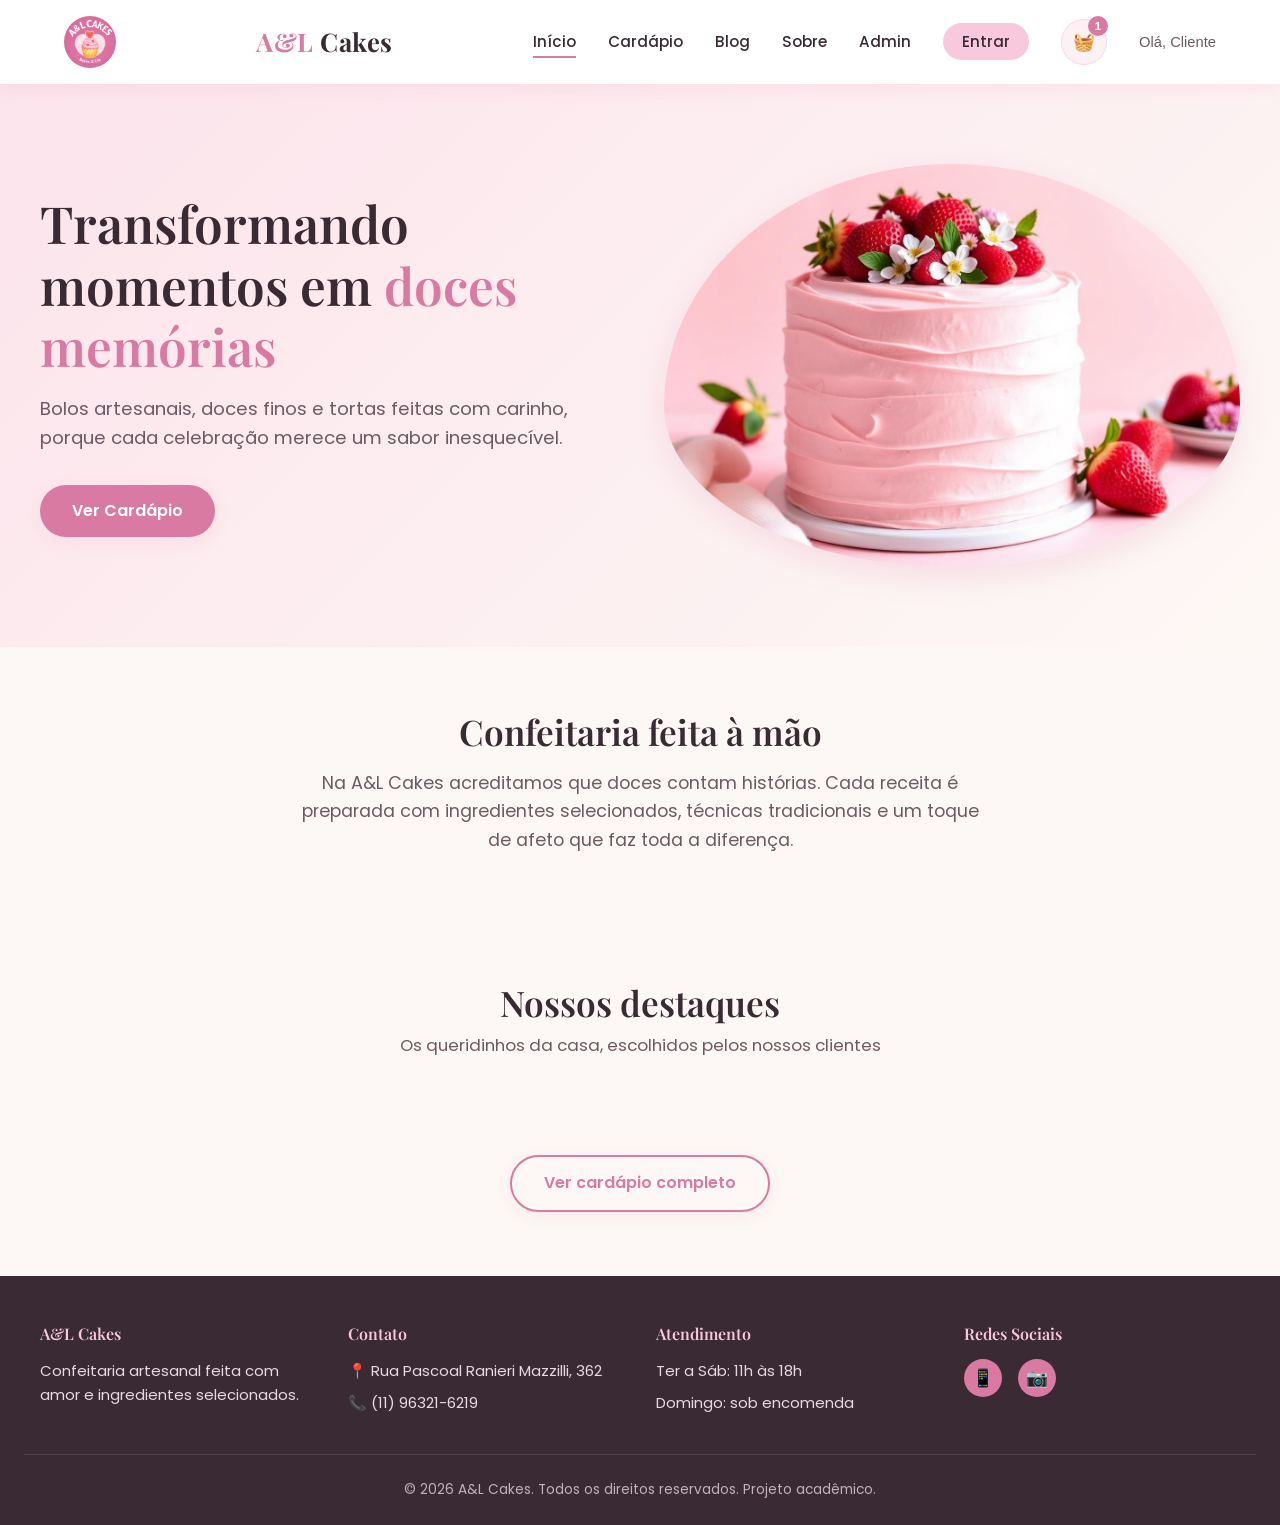
<file: al-cakes/index.html>
<!DOCTYPE html>
<!--
  A&L Cakes - Página Inicial (Home)
  Apresenta a loja, hero, destaques de produtos e chamada para o cardápio.
-->
<html lang="pt-BR">
<head>
  <meta charset="UTF-8" />
  <meta name="viewport" content="width=device-width, initial-scale=1.0" />
  <title>A&L Cakes - Bolos e Doces Artesanais</title>
  <meta name="description" content="A&L Cakes: bolos artesanais, doces finos e confeitaria sob encomenda. Transformando momentos em doces memórias." />
  <link rel="preconnect" href="https://fonts.googleapis.com">
  <link rel="preconnect" href="https://fonts.gstatic.com" crossorigin>
  <link href="https://fonts.googleapis.com/css2?family=Playfair+Display:wght@500;600;700&family=Poppins:wght@300;400;500;600;700&display=swap" rel="stylesheet">
  <link rel="stylesheet" href="css/style.css" />
</head>
<body>

  <!-- ===== NAVBAR ===== -->
    <header class="navbar">
      <div class="nav-container">

        <img src="images/teste.png" alt=""
          style="width: 4.5%; border-radius: 50%;">

        <a href="index.html" class="logo">
          A&L<span> Cakes</span>
        </a>

        <button class="hamburguer" aria-label="Abrir menu">
          <span></span>
          <span></span>
          <span></span>
        </button>

        <nav>

          <ul class="nav-menu">

            <li><a href="index.html">Início</a></li>

            <li>
              <a href="pages/cardapio.html">
                Cardápio
              </a>
            </li>

            <li>
              <a href="pages/blog.html">
                Blog
              </a>
            </li>

            <li>
              <a href="pages/sobre.html">
                Sobre
              </a>
            </li>

            <li>
              <a href="pages/cadastroBolos.html">
                Admin
              </a>
            </li>

            <li>
              <a href="pages/login.html" class="btn-login">
                Entrar
              </a>
            </li>


            <!-- CARRINHO -->
            <li>

              <button class="btn-carrinho"
                id="abrir-carrinho">

                🧺

                <span class="contador-carrinho">
                  1
                </span>

              </button>

            </li>

            <!-- USUÁRIO -->
            <li class="usuario-navbar">

              <button class="usuario-btn"
                id="usuario-btn">

                Olá, Cliente

              </button>

              <!-- DROPDOWN -->
              <div class="dropdown-usuario"
                id="dropdown-usuario">

                <a href="pages/meusdados.html">
                  Meus Dados
                </a>

                <a href="pages/pedidos.html">
                  Meus Pedidos
                </a>

                <a href="#">
                  Sair
                </a>

              </div>

            </li>

          </ul>

        </nav>

      </div>
    </header>

  <!-- ===== HERO ===== -->
  <section class="hero">
    <div class="hero-grid">
      <div class="hero-texto">
        <h1>Transformando momentos em <span>doces memórias</span></h1>
        <p>Bolos artesanais, doces finos e tortas feitas com carinho, porque cada celebração merece um sabor inesquecível.</p>
        <a href="pages/cardapio.html" class="btn">Ver Cardápio</a>
      </div>
      <div class="hero-imagem">
        <img src="images/hero-bolo.jpg" alt="Bolo de morango com chantilly" />
      </div>
    </div>
  </section>

  <!-- ===== APRESENTAÇÃO ===== -->
  <section class="container apresentacao" data-animar>
    <h2 class="titulo-secao">Confeitaria feita à mão</h2>
    <p>Na A&L Cakes acreditamos que doces contam histórias. Cada receita é preparada com ingredientes selecionados, técnicas tradicionais e um toque de afeto que faz toda a diferença.</p>
  </section>

  <!-- ===== DESTAQUES DE PRODUTOS ===== -->
  <section class="container">
    <h2 class="titulo-secao">Nossos destaques</h2>
    <p class="subtitulo-secao">Os queridinhos da casa, escolhidos pelos nossos clientes</p>
    <div class="produtos-grid grid-home" id="grid-destaques">
      <!-- Cards renderizados via JS (produtos.js) -->
    </div>
    <div style="text-align:center; margin-top:3rem;">
      <a href="pages/cardapio.html" class="btn btn-secundario">Ver cardápio completo</a>
    </div>
  </section>

  <!-- ===== RODAPÉ ===== -->
  <footer class="rodape">
    <div class="rodape-grid">
      <div>
        <h4>A&L Cakes</h4>
        <p>Confeitaria artesanal feita com amor e ingredientes selecionados.</p>
      </div>
      <div>
        <h4>Contato</h4>
        <p>📍 Rua Pascoal Ranieri Mazzilli, 362</p>
        <p>📞 (11) 96321-6219</p>
      </div>
      <div>
        <h4>Atendimento</h4>
        <p>Ter a Sáb: 11h às 18h</p>
        <p>Domingo: sob encomenda</p>
      </div>
      <div>
        <h4>Redes Sociais</h4>
        <div class="redes">
          <a href="https://api.whatsapp.com/message/LTZW3MOYNS5GJ1?autoload=1&app_absent=0&utm_source=ig" target="_blank" aria-label="WhatsApp">📱</a>
          <a href="https://www.instagram.com/a.l_cakescia/" aria-label="Instagram">📷</a>

        </div>
      </div>
    </div>
    <div class="copyright">
      © 2026 A&L Cakes. Todos os direitos reservados. Projeto acadêmico.
    </div>
  </footer>

      <!-- MODAL CARRINHO -->
    <div class="overlay-carrinho" id="overlay-carrinho">

      <div class="modal-carrinho">

        <div class="topo-carrinho">

          <h2>Seu Carrinho</h2>

          <button class="fechar-carrinho"
            id="fechar-carrinho">

            &times;

          </button>

        </div>

        <div class="carrinho-itens">

          <div class="item-carrinho">

            <img src="images/BoloRedVelvet.jpg"
              alt="Produto">

            <div class="info-item">

              <h3>Bolo Red Velvet</h3>

              <p>R$ 89,90</p>

            </div>

            <button class="remover-item">

              Remover

            </button>

          </div>

        </div>

        <div class="rodape-carrinho">

          <div class="total-carrinho">

            Total:
            <span>R$ 89,90</span>

          </div>

          <button class="btn-finalizar">

            Finalizar Compra

          </button>

        </div>

      </div>

    </div>

    <script src="https://code.jquery.com/jquery-3.7.1.min.js"></script>

    <script src="js/controller.js"></script>

    <script src="js/produtos.js"></script>

    <script src="js/script.js"></script>

    <script>

    /* =========================================================
      MODAL CARRINHO
    ========================================================= */

    const abrirCarrinho =
      document.getElementById("abrir-carrinho");

    const fecharCarrinho =
      document.getElementById("fechar-carrinho");

    const overlayCarrinho =
      document.getElementById("overlay-carrinho");

    /* Abrir modal */
    abrirCarrinho.addEventListener("click", () => {

      overlayCarrinho.classList.add("ativo");

    });

    /* Fechar modal */
    fecharCarrinho.addEventListener("click", () => {

      overlayCarrinho.classList.remove("ativo");

    });

    /* Fechar clicando fora */
    overlayCarrinho.addEventListener("click", (e) => {

      if (e.target === overlayCarrinho) {

        overlayCarrinho.classList.remove("ativo");

      }

    });

    </script>

    </body>
    </html>
</file>
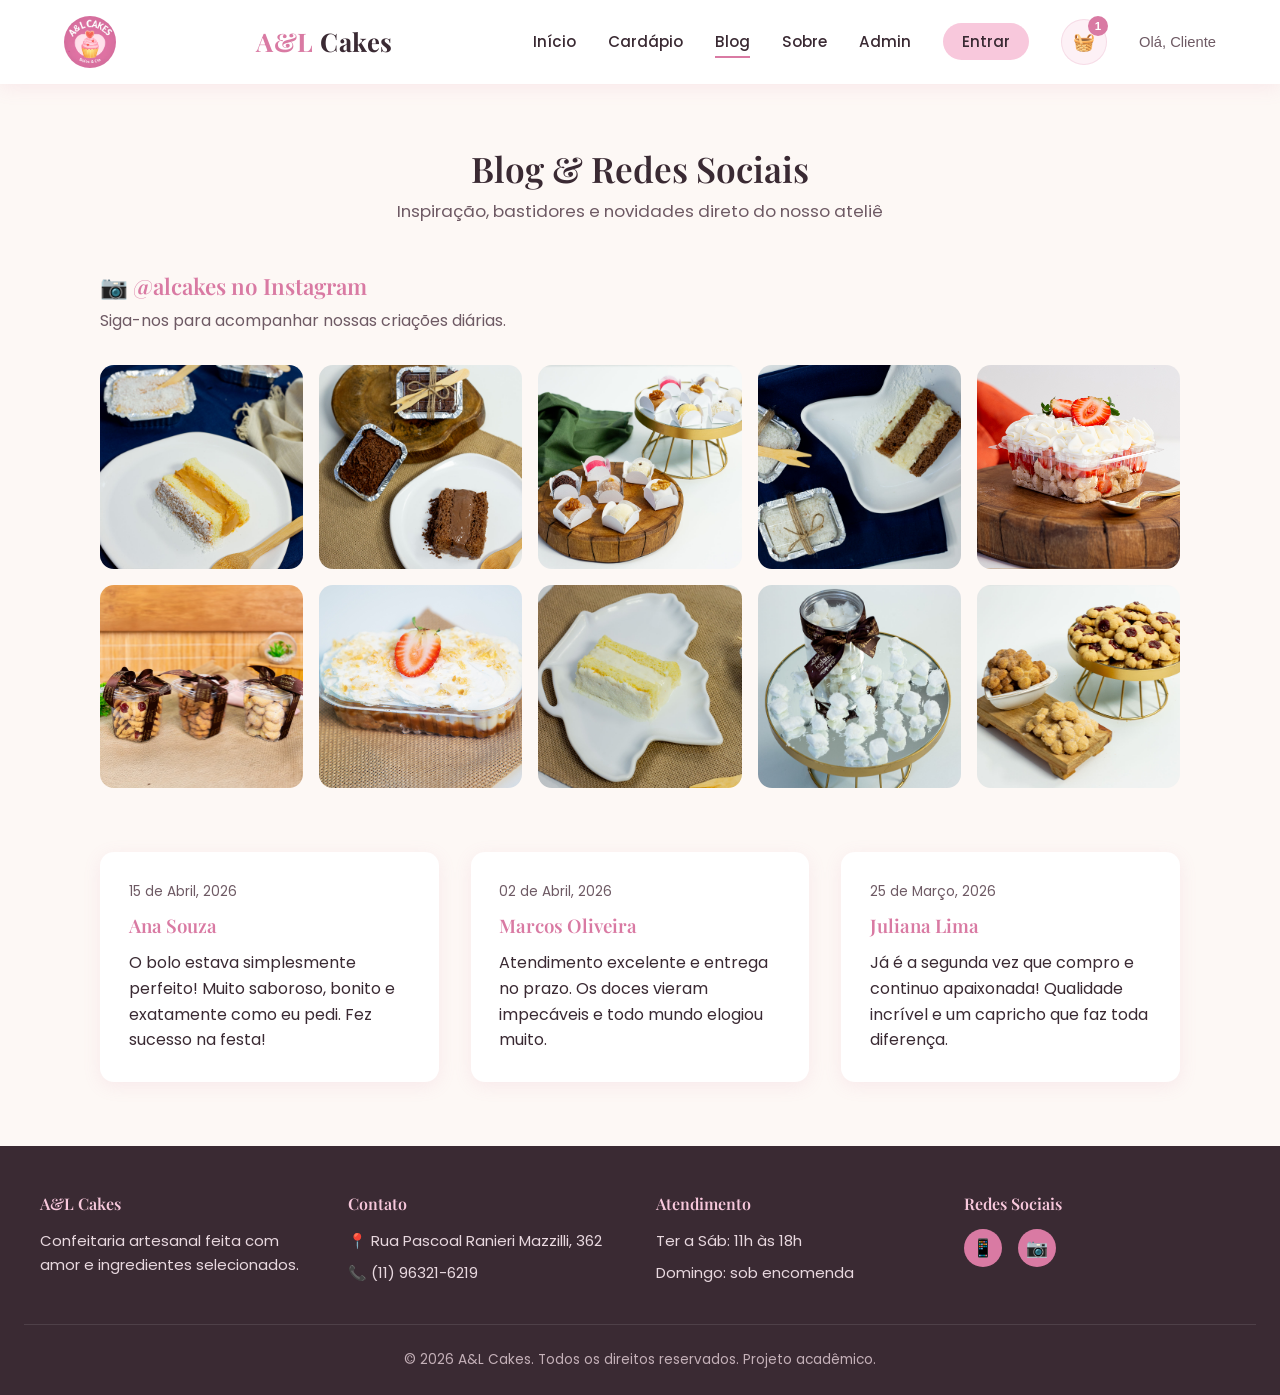
<file: al-cakes/pages/blog.html>
<!DOCTYPE html>
<!-- A&L Cakes - Blog / Redes Sociais (galeria estilo Instagram + posts) -->
<html lang="pt-BR">
<head>
  <meta charset="UTF-8" />
  <meta name="viewport" content="width=device-width, initial-scale=1.0" />
  <title>Blog & Redes - A&L Cakes</title>
  <meta name="description" content="Acompanhe nosso Instagram, novidades e dicas de confeitaria artesanal." />
  <link href="https://fonts.googleapis.com/css2?family=Playfair+Display:wght@500;600;700&family=Poppins:wght@300;400;500;600;700&display=swap" rel="stylesheet">
  <link rel="stylesheet" href="../css/style.css" />
</head>
<body>

    <header class="navbar">
      <div class="nav-container">

        <img src="../images/teste.png"
            alt=""
            style="width: 4.5%; border-radius: 50%;">

        <a href="../index.html" class="logo">
          A&L<span> Cakes</span>
        </a>

        <button class="hamburguer" aria-label="Abrir menu">
          <span></span>
          <span></span>
          <span></span>
        </button>

        <nav>
          <ul class="nav-menu">

            <li><a href="../index.html">Início</a></li>

            <li><a href="cardapio.html">Cardápio</a></li>

            <li><a href="blog.html">Blog</a></li>

            <li><a href="sobre.html">Sobre</a></li>

            <li><a href="cadastroBolos.html">Admin</a></li>

            <li>
              <a href="login.html" class="btn-login">
                Entrar
              </a>
            </li>

            <!-- CARRINHO -->
            <li>
              <button class="btn-carrinho" id="abrir-carrinho">
                🧺
                <span class="contador-carrinho">1</span>
              </button>
            </li>

            <!-- USUÁRIO (IGUAL INDEX) -->
            <li class="usuario-navbar">

              <button class="usuario-btn" id="usuario-btn">
                Olá, Cliente
              </button>

              <div class="dropdown-usuario" id="dropdown-usuario">

                <a href="meusdados.html">Meus Dados</a>
                <a href="pedidos.html">Meus Pedidos</a>
                <a href="#">Sair</a>

              </div>

            </li>

          </ul>
        </nav>

      </div>
    </header>

  <main class="container">
    <h1 class="titulo-secao">Blog & Redes Sociais</h1>
    <p class="subtitulo-secao">Inspiração, bastidores e novidades direto do nosso ateliê</p>

    <!-- Galeria simulando Instagram -->
<a href="https://www.instagram.com/a.l_cakescia/" target="_blank">
  <h2 style="font-size:1.4rem; color:var(--rosa-escuro); margin-bottom:0.5rem;">
    📷 @alcakes no Instagram
  </h2>
</a>

    <p style="color:var(--texto-claro); margin-bottom:1rem;">Siga-nos para acompanhar nossas criações diárias.</p>
    
    <div class="galeria-instagram">
      <div class="galeria-item" data-animar>
        <img src="../images/Insta4.jpg" alt="Foto Instagram 4">
      </div>

      <div class="galeria-item" data-animar>
        <img src="../images/Insta1.jpg" alt="Foto Instagram 1">
      </div>

      <div class="galeria-item" data-animar>
        <img src="../images/Insta7.jpg" alt="Foto Instagram 7">
      </div>

      <div class="galeria-item" data-animar>
        <img src="../images/Insta2.jpg" alt="Foto Instagram 2">
      </div>

      <div class="galeria-item" data-animar>
        <img src="../images/Insta9.jpg" alt="Foto Instagram 9">
      </div>

      <div class="galeria-item" data-animar>
        <img src="../images/Insta5.jpg" alt="Foto Instagram 5">
      </div>

      <div class="galeria-item" data-animar>
        <img src="../images/Insta10.jpg" alt="Foto Instagram 10">
      </div>

      <div class="galeria-item" data-animar>
        <img src="../images/Insta3.jpg" alt="Foto Instagram 3">
      </div>

      <div class="galeria-item" data-animar>
        <img src="../images/Insta8.jpg" alt="Foto Instagram 8">
      </div>

      <div class="galeria-item" data-animar>
        <img src="../images/Insta6.jpg" alt="Foto Instagram 6">
      </div>
    </div>

    <!-- Posts do blog -->
    <div class="posts-blog">
      <article class="post-card" data-animar>
        <span class="data">15 de Abril, 2026</span>
        <h3>Ana Souza</h3>
        <p>O bolo estava simplesmente perfeito! Muito saboroso, bonito e exatamente como eu pedi. Fez sucesso na festa!</p>
      </article>

      <article class="post-card" data-animar>
        <span class="data">02 de Abril, 2026</span>
        <h3>Marcos Oliveira</h3>
        <p>Atendimento excelente e entrega no prazo. Os doces vieram impecáveis e todo mundo elogiou muito.</p>
      </article>

      <article class="post-card" data-animar>
        <span class="data">25 de Março, 2026</span>
        <h3>Juliana Lima</h3>
        <p>Já é a segunda vez que compro e continuo apaixonada! Qualidade incrível e um capricho que faz toda diferença.</p>
      </article>
    </div>
  </main>

  <footer class="rodape">
    <div class="rodape-grid">
      <div>
        <h4>A&L Cakes</h4>
        <p>Confeitaria artesanal feita com amor e ingredientes selecionados.</p>
      </div>
      <div>
        <h4>Contato</h4>
        <p>📍 Rua Pascoal Ranieri Mazzilli, 362</p>
        <p>📞 (11) 96321-6219</p>
      </div>
      <div>
        <h4>Atendimento</h4>
        <p>Ter a Sáb: 11h às 18h</p>
        <p>Domingo: sob encomenda</p>
      </div>
      <div>
        <h4>Redes Sociais</h4>
        <div class="redes">
          <a href="https://api.whatsapp.com/message/LTZW3MOYNS5GJ1?autoload=1&app_absent=0&utm_source=ig" target="_blank" aria-label="WhatsApp">📱</a>
          <a href="https://www.instagram.com/a.l_cakescia/" aria-label="Instagram">📷</a>

        </div>
      </div>
    </div>
    <div class="copyright">
      © 2026 A&L Cakes. Todos os direitos reservados. Projeto acadêmico.
    </div>
  </footer>


    <!-- MODAL CARRINHO -->
     
    <div class="overlay-carrinho" id="overlay-carrinho">

      <div class="modal-carrinho">

        <div class="topo-carrinho">

          <h2>Seu Carrinho</h2>

          <button class="fechar-carrinho" id="fechar-carrinho">
            &times;
          </button>

        </div>

        <div class="carrinho-itens">

          <!-- ITEM -->
          <div class="item-carrinho">

            <img src="../images/BoloRedVelvet.jpg" alt="Produto">

            <div class="info-item">
              <h3>Bolo Red Velvet</h3>
              <p>R$ 89,90</p>
            </div>

            <button class="remover-item">
              Remover
            </button>

          </div>

        </div>

        <div class="rodape-carrinho">

          <div class="total-carrinho">
            Total: <span>R$ 89,90</span>
          </div>

          <button class="btn-finalizar">
            Finalizar Compra
          </button>

        </div>

      </div>

    </div>

    <script>

      /* =========================================================
        MODAL CARRINHO
      ========================================================= */

      const abrirCarrinho =
        document.getElementById("abrir-carrinho");

      const fecharCarrinho =
        document.getElementById("fechar-carrinho");

      const overlayCarrinho =
        document.getElementById("overlay-carrinho");

      /* Abrir modal */
      abrirCarrinho.addEventListener("click", () => {
        overlayCarrinho.classList.add("ativo");
      });

      /* Fechar modal */
      fecharCarrinho.addEventListener("click", () => {
        overlayCarrinho.classList.remove("ativo");
      });

      /* Fechar clicando fora */
      overlayCarrinho.addEventListener("click", (e) => {

        if (e.target === overlayCarrinho) {
          overlayCarrinho.classList.remove("ativo");
        }

      });

    </script>



  <script src="../js/script.js"></script>
</body>
</html>
</file>
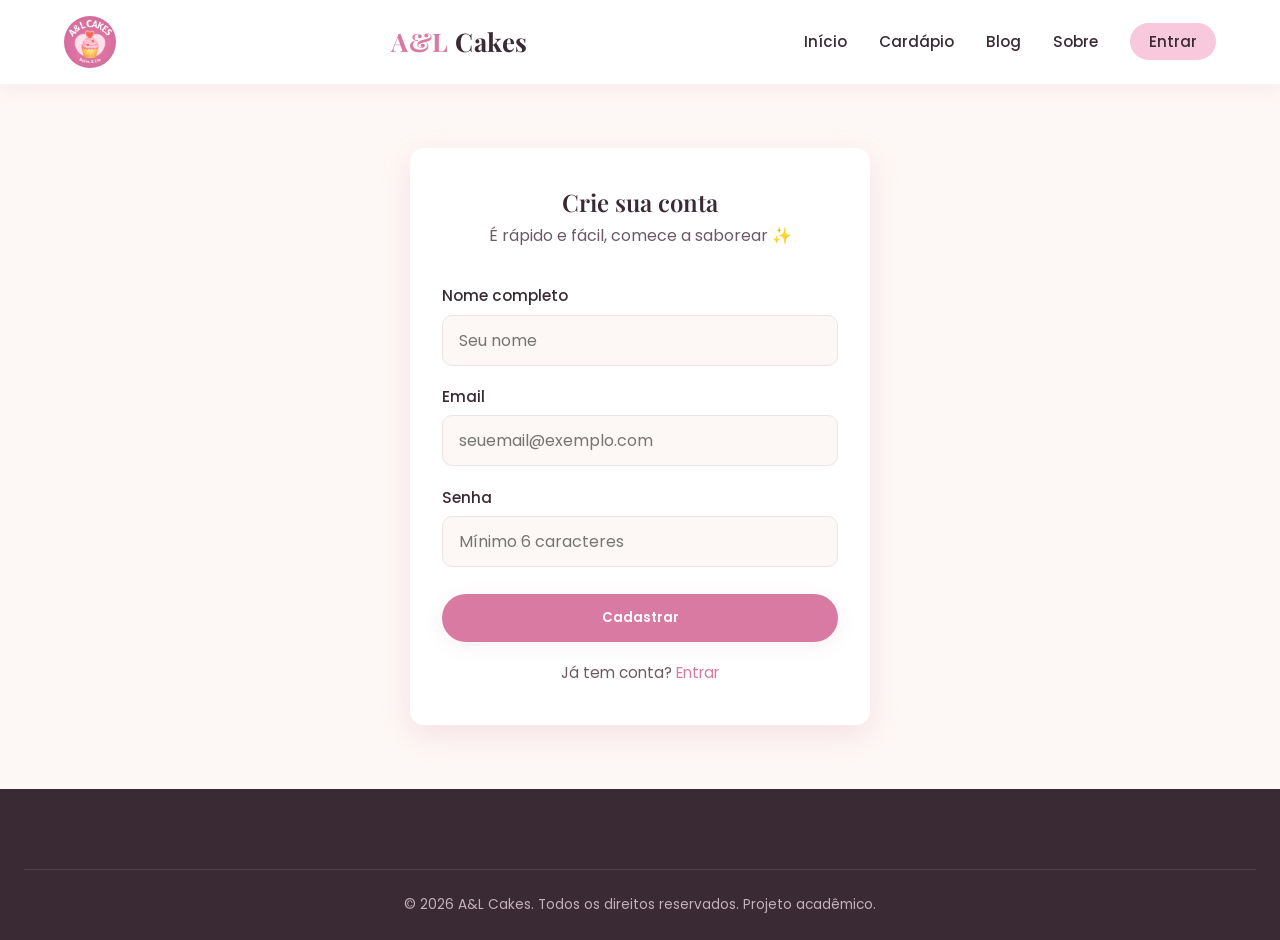
<file: al-cakes/pages/cadastro.html>
<!DOCTYPE html>
<!-- A&L Cakes - Cadastro de Cliente (formulário com validação JS) -->
<html lang="pt-BR">
<head>
  <meta charset="UTF-8" />
  <meta name="viewport" content="width=device-width, initial-scale=1.0" />
  <title>Cadastro - A&L Cakes</title>
  <link href="https://fonts.googleapis.com/css2?family=Playfair+Display:wght@500;600;700&family=Poppins:wght@300;400;500;600;700&display=swap" rel="stylesheet">
  <link rel="stylesheet" href="../css/style.css" />
</head>
<body>

  <header class="navbar">
    <div class="nav-container">
      <img src="../images/teste.png" alt="" style="width: 4.5%; border-radius: 50%;">
      <a href="../index.html" class="logo">A&L<span> Cakes</span></a>
      <button class="hamburguer" aria-label="Abrir menu"><span></span><span></span><span></span></button>
      <nav>
        <ul class="nav-menu">

          <li><a href="../index.html">Início</a></li>
          <li><a href="cardapio.html">Cardápio</a></li>
          <li><a href="blog.html">Blog</a></li>
          <li><a href="sobre.html">Sobre</a></li>

          <li>
            <a href="login.html" class="btn-login">
              Entrar
            </a>
          </li>

        </ul>
      </nav>
    </div>
  </header>

  <main>
    <div class="form-container">
      <h2>Crie sua conta</h2>
      <p class="subtitulo">É rápido e fácil, comece a saborear ✨</p>

      <form id="form-cadastro" novalidate>
        <div class="campo">
          <label for="nome">Nome completo</label>
          <input type="text" id="nome" name="nome" placeholder="Seu nome" required />
        </div>
        <div class="campo">
          <label for="email">Email</label>
          <input type="email" id="email" name="email" placeholder="seuemail@exemplo.com" required />
        </div>
        <div class="campo">
          <label for="senha">Senha</label>
          <input type="password" id="senha" name="senha" placeholder="Mínimo 6 caracteres" required />
        </div>
        <button type="submit" class="btn">Cadastrar</button>
      </form>

      <p class="link-extra">Já tem conta? <a href="login.html">Entrar</a></p>
    </div>
  </main>

  <footer class="rodape">

    <div class="copyright">
      © 2026 A&L Cakes. Todos os direitos reservados. Projeto acadêmico.
    </div>
  </footer>

  <script src="../js/script.js"></script>
</body>
</html>
</file>
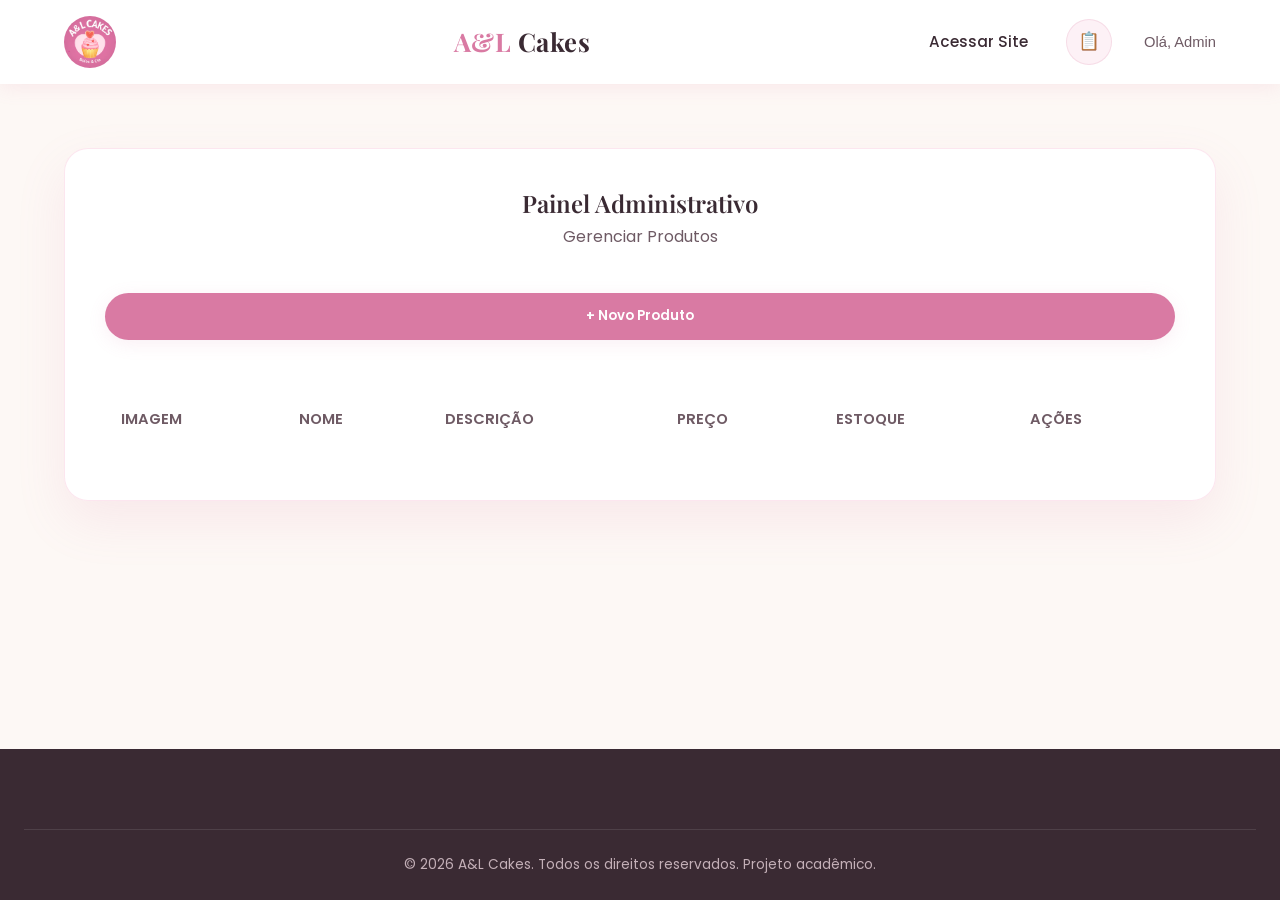
<file: al-cakes/pages/cadastroBolos.html>
<!DOCTYPE html>
<!-- A&L Cakes - Painel admin: CRUD completo de produtos -->
<html lang="pt-BR">
<head>
  <meta charset="UTF-8" />
  <meta name="viewport" content="width=device-width, initial-scale=1.0" />
  <title>Admin - Gerenciar Produtos - A&L Cakes</title>
  <link href="https://fonts.googleapis.com/css2?family=Playfair+Display:wght@500;600;700&family=Poppins:wght@300;400;500;600;700&display=swap" rel="stylesheet">
  <link rel="stylesheet" href="../css/style.css" />
  <style>
    /* Estilos da Modal */
    .modal {
      display: none;
      position: fixed;
      z-index: 1000;
      left: 0;
      top: 0;
      width: 100%;
      height: 100%;
      background-color: rgba(0,0,0,0.5);
    }
    .modal.show {
      display: flex;
      align-items: center;
      justify-content: center;
    }
    .modal-content {
      background: rgba(255,255,255,0.96);

      backdrop-filter: blur(10px);

      padding: 2rem;

      border-radius: 24px;

      width: 90%;
      max-width: 650px;

      max-height: 90vh;

      overflow-y: auto;

      border: 1px solid rgba(248, 200, 220, 0.4);

      box-shadow:
        0 25px 60px rgba(217, 122, 163, 0.18);

      animation: subirModal 0.35s ease;
    }
    .modal-header {
      display: flex;
      justify-content: space-between;
      align-items: center;
      margin-bottom: 20px;
    }
    .modal-close {
      font-size: 28px;
      font-weight: bold;
      cursor: pointer;
      border: none;
      background: none;
    }
    
    /* Tabela de produtos */
    .tabela-produtos {
      width: 100%;

      border-collapse: separate;
      border-spacing: 0 12px;

      margin-top: 20px;
    }
    .tabela-produtos th,
    .tabela-produtos td {
      padding: 16px;

      text-align: left;
    }
    .tabela-produtos th {
      background: transparent;

      color: var(--texto-claro);

      font-size: 0.92rem;
      font-weight: 600;

      text-transform: uppercase;
    }
    .tabela-produtos tbody tr {
        background: rgba(255,255,255,0.95);

        box-shadow:
          0 8px 24px rgba(217, 122, 163, 0.08);

        transition: var(--transicao);
      }

      .tabela-produtos tbody tr:hover {
        transform: translateY(-3px);

        box-shadow:
          0 12px 28px rgba(217, 122, 163, 0.14);
      }
    .tabela-produtos img {
        width: 70px;
        height: 70px;

        object-fit: cover;

        border-radius: 16px;

        box-shadow:
          0 8px 20px rgba(0,0,0,0.08);
      }
    .btn-actions {
      display: flex;
      gap: 10px;
    }
    .btn-sm {
      padding: 0.55rem 1rem;

      font-size: 0.85rem;
      font-weight: 600;

      border: none;

      border-radius: 12px;

      cursor: pointer;

      transition: var(--transicao);
    }
    .btn-editar:hover,
    .btn-deletar:hover {
      transform: translateY(-2px);
    }
    .btn-editar {
      background-color: #ffc1076c;
      color: #333;
    }
    .btn-deletar {
      background-color: #dc354696;
      color: white;
    }
    .btn-novo {
      margin-bottom: 20px;
    }
  </style>
</head>
<body>
  
  <header class="navbar">
    <div class="nav-container">
      <img src="../images/teste.png" alt="" style="width: 4.5%; border-radius: 50%;">
      <a href="../index.html" class="logo">A&L<span> Cakes</span></a>
      <button class="hamburguer" aria-label="Abrir menu"><span></span><span></span><span></span></button>
      <nav>
<ul class="nav-menu">

  <li>
    <a href="../index.html">Acessar Site</a>
  </li>

  <!-- Botão Clientes Cadastrados (envolvido em <li>) -->
  <li>
<button type="button" class="btn-carrinho btn-clientes" id="abrir-clientes" aria-label="Clientes cadastrados" title="Clientes cadastrados">
  📋
</button>

  </li>

  <!-- USUÁRIO -->
  <li class="usuario-navbar">
    <button class="usuario-btn" id="usuario-btn">Olá, Admin</button>

    <div class="dropdown-usuario" id="dropdown-usuario">
      <a href="meusdados.html">Meu Perfil</a>
      <a href="#">Sair</a>
    </div>
  </li>

</ul>

      </nav>
    </div>
  </header>
  
  <main>
    <div class="form-container largo">
      <h2>Painel Administrativo</h2>
      <p class="subtitulo">Gerenciar Produtos</p>
      



      
      <button class="btn btn-novo" id="btn-novo-produto">+ Novo Produto</button>
      
      <!-- Tabela de listagem -->
      <table class="tabela-produtos">
        <thead>
          <tr>
            <th>Imagem</th>
            <th>Nome</th>
            <th>Descrição</th>
            <th>Preço</th>
            <th>Estoque</th>
            <th>Ações</th>
          </tr>
        </thead>
        <tbody id="lista-produtos">
          <!-- Produtos serão inseridos aqui via JS -->
        </tbody>
      </table>
    </div>
  </main>
  
  <!-- Modal de Cadastro/Edição -->
  <div id="modal-produto" class="modal">
    <div class="modal-content">
      <div class="modal-header">
        <h3 id="modal-titulo">Cadastrar Produto</h3>
        <button class="modal-close" id="btn-fechar-modal">&times;</button>
      </div>
      
      <form id="form-produto" novalidate>
        <input type="hidden" id="produto-id" />
        
        <div class="campo">
          <label for="nome">Nome do produto</label>
          <input type="text" id="nome" name="nome" placeholder="Ex: Bolo de cenoura" required />
        </div>
        
        <div class="campo">
          <label for="descricao">Descrição</label>
          <textarea id="descricao" name="descricao" placeholder="Descreva o produto..." required></textarea>
        </div>
        
        <div class="campo">
          <label for="estoque">Estoque</label>
          <input type="number" id="estoque" name="estoque" min="0" placeholder="0" required />
        </div>
        
        <div class="campo">
          <label for="preco">Preço (R$)</label>
          <input type="number" id="preco" name="preco" step="0.01" min="0" placeholder="49.90" required />
        </div>
        
        <div class="campo">
          <label for="imagem">URL da imagem</label>
          <input type="url" id="imagem" name="imagem" placeholder="https://..." />
        </div>
        
        <button type="button" class="btn" id="btn-salvar-produto">Salvar Produto</button>
      </form>
    </div>
  </div>
  
  <footer class="rodape">
    <div class="copyright">
      © 2026 A&L Cakes. Todos os direitos reservados. Projeto acadêmico.
    </div>
  </footer>

  <!-- MODAL CARRINHO -->
<div class="overlay-carrinho" id="overlay-carrinho">

  <div class="modal-carrinho">

    <div class="topo-carrinho">
      <h2>Seu Carrinho</h2>

      <button class="fechar-carrinho" id="fechar-carrinho">
        &times;
      </button>
    </div>

    <div class="carrinho-itens">

      <!-- ITEM -->
      <div class="item-carrinho">

        <img src="../images/BoloRedVelvet.jpg" alt="Produto">

        <div class="info-item">
          <h3>Bolo Red Velvet</h3>
          <p>R$ 89,90</p>
        </div>

        <button class="remover-item">
          Remover
        </button>

      </div>


    </div>

    <div class="rodape-carrinho">

      <div class="total-carrinho">
        Total: <span>R$ 89,90</span>
      </div>

      <button class="btn-finalizar">
        Finalizar Compra
      </button>

    </div>

  </div>

</div>

<!-- MODAL CLIENTES CADASTRADOS -->
<div class="overlay-clientes" id="overlay-clientes">
  <div class="modal-clientes">
    <div class="topo-carrinho">
      <h2>Clientes Cadastrados</h2>
      <button class="fechar-carrinho" id="fechar-clientes" aria-label="Fechar">×</button>
    </div>

    <div class="clientes-lista" id="clientes-lista"></div>
  </div>
</div>

<!-- MODAL EDITAR CLIENTE -->
<div class="overlay-clientes" id="overlay-editar-cliente">
  <div class="modal-clientes" style="max-width:480px;">
    <div class="topo-carrinho">
      <h2>Editar Cliente</h2>
      <button class="fechar-carrinho" id="fechar-editar-cliente" aria-label="Fechar">×</button>
    </div>

      <form id="form-editar-cliente">
        <input type="hidden" id="edit-cliente-id" />

        <div class="campo">
          <label for="edit-cliente-nome">Nome</label>
          <input type="text" id="edit-cliente-nome" required />
        </div>

        <div class="campo">
          <label for="edit-cliente-email">Email</label>
          <input type="email" id="edit-cliente-email" required />
        </div>

        <!-- TROCADO: telefone → senha -->
        <div class="campo">
          <label for="edit-cliente-senha">Senha</label>
          <input type="password" id="edit-cliente-senha" required minlength="6" />
        </div>

        <button type="submit" class="btn-finalizar">Salvar Alterações</button>
      </form>

  </div>
</div>

  
  <script src="https://code.jquery.com/jquery-3.7.1.min.js"></script>
  <script src="../js/controller.js"></script>
  <script src="../js/script.js"></script>
  <script>
    let modoEdicao = false;
    let idEdicao = null;
    
    // Carregar produtos ao iniciar
    $(document).ready(function() {
      carregarProdutos();
    });
    
    // Abrir modal para novo produto
    $('#btn-novo-produto').click(function() {
      modoEdicao = false;
      idEdicao = null;
      $('#modal-titulo').text('Cadastrar Produto');
      $('#form-produto')[0].reset();
      $('#produto-id').val('');
      $('#modal-produto').addClass('show');
    });
    
    // Fechar modal
    $('#btn-fechar-modal').click(function() {
      $('#modal-produto').removeClass('show');
    });
    
    // Fechar modal clicando fora
    $('#modal-produto').click(function(e) {
      if ($(e.target).hasClass('modal')) {
        $('#modal-produto').removeClass('show');
      }
    });
    
    // Salvar produto (criar ou editar)
    $('#btn-salvar-produto').click(async function() {
      try {
        const nome = $('#nome').val();
        const descricao = $('#descricao').val();
        const preco = $('#preco').val();
        const imagem = $('#imagem').val();
        const estoque = $('#estoque').val();
        
        if (!nome || !descricao || !preco || !estoque) {
          alert('Preencha todos os campos obrigatórios!');
          return;
        }
        
        const dados = {
          nome: nome,
          descricao: descricao,
          preco: parseFloat(preco),
          imagem: imagem || 'https://via.placeholder.com/300',
          estoque: parseInt(estoque)
        };
        
        if (modoEdicao && idEdicao) {
          // Editar
          await apiCall(`/bolos/${idEdicao}`, 'PUT', dados, true);
          alert('Produto atualizado com sucesso!');
        } else {
          // Criar
          await apiCall('/bolos', 'POST', dados, true);
          alert('Produto cadastrado com sucesso!');
        }
        
        $('#modal-produto').removeClass('show');
        carregarProdutos();
        
      } catch (error) {
        console.error('Erro:', error);
        alert('Erro ao salvar produto: ' + error.message);
      }
    });
    
    // Carregar lista de produtos
    async function carregarProdutos() {
      try {
        const produtos = await apiCall('/bolos', 'GET');
        renderizarTabela(produtos);
      } catch (error) {
        console.error('Erro ao carregar produtos:', error);
        alert('Erro ao carregar produtos: ' + error.message);
      }
    }
    
    // Renderizar tabela
    function renderizarTabela(produtos) {
      const tbody = $('#lista-produtos');
      
      if (produtos.length === 0) {
        tbody.html('<tr><td colspan="6" style="text-align:center;">Nenhum produto cadastrado</td></tr>');
        return;
      }
      
      tbody.html(produtos.map(p => `
        <tr>
          <td><img src="${p.imagem}" alt="${p.nome}"></td>
          <td>${p.nome}</td>
          <td>${p.descricao.substring(0, 50)}...</td>
          <td>R$ ${p.preco.toFixed(2).replace('.', ',')}</td>
          <td>${p.estoque}</td>
          <td>
            <div class="btn-actions">
              <button class="btn-sm btn-editar" onclick="editarProduto('${p.id}')">Editar</button>
              <button class="btn-sm btn-deletar" onclick="deletarProduto('${p.id}', '${p.nome}')">Excluir</button>
            </div>
          </td>
        </tr>
      `).join(''));
    }
    
    // Editar produto
    window.editarProduto = async function(id) {
      try {
        const produto = await apiCall(`/bolos/${id}`, 'GET');
        
        modoEdicao = true;
        idEdicao = id;
        
        $('#modal-titulo').text('Editar Produto');
        $('#produto-id').val(id);
        $('#nome').val(produto.nome);
        $('#descricao').val(produto.descricao);
        $('#preco').val(produto.preco);
        $('#imagem').val(produto.imagem);
        $('#estoque').val(produto.estoque);
        
        $('#modal-produto').addClass('show');
        
      } catch (error) {
        console.error('Erro:', error);
        alert('Erro ao carregar produto: ' + error.message);
      }
    };
    
    // Deletar produto  
    window.deletarProduto = async function(id, nome) {
      if (!confirm(`Tem certeza que deseja excluir "${nome}"?`)) {
        return;
      }
      
      try {
        await apiCall(`/bolos/${id}`, 'DELETE', null, true);
        alert('Produto excluído com sucesso!');
        carregarProdutos();
      } catch (error) {
        console.error('Erro:', error);
        alert('Erro ao excluir produto: ' + error.message);
      }
    };

  </script>
</body>
</html>
</file>
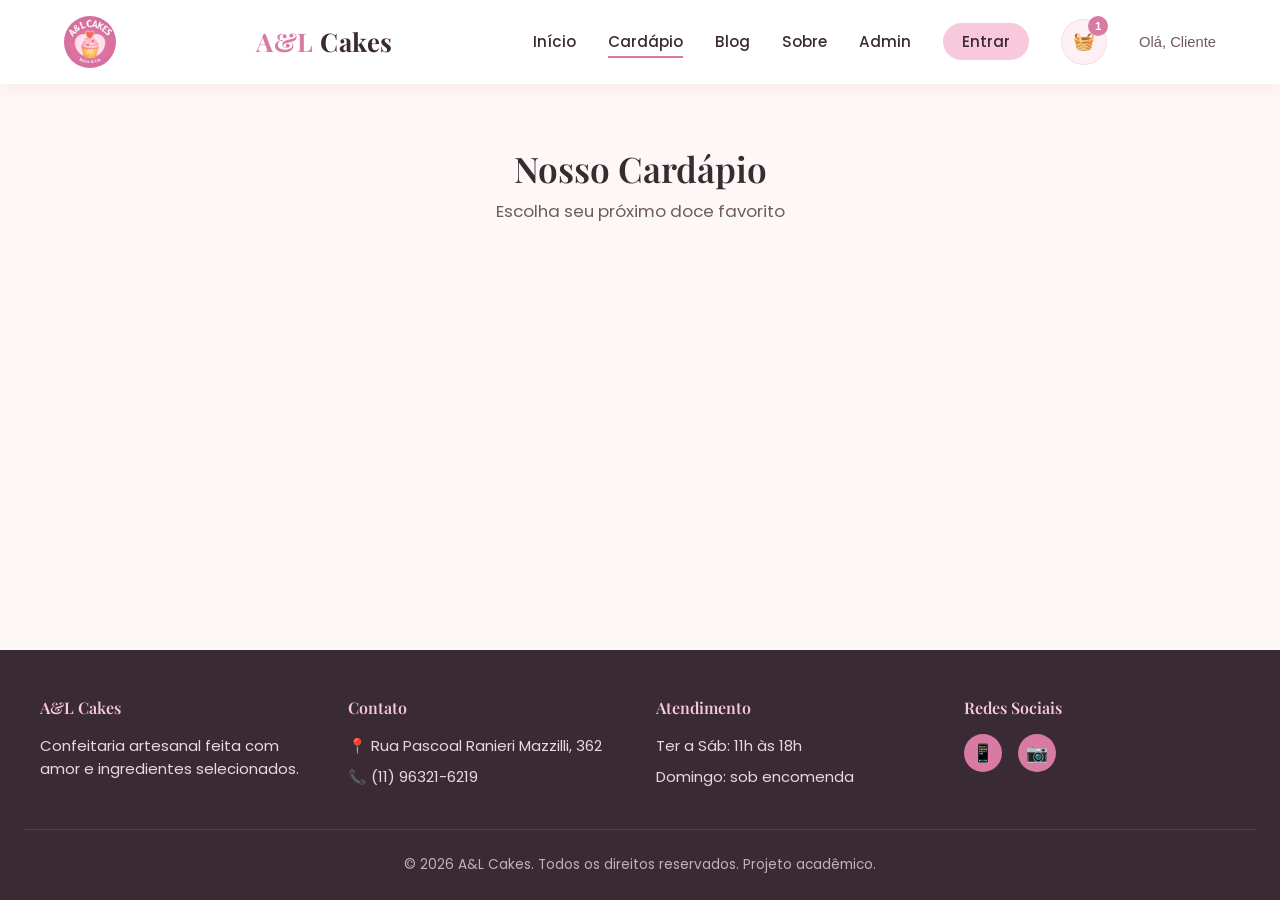
<file: al-cakes/pages/cardapio.html>
<!DOCTYPE html>
<!-- A&L Cakes - Cardápio: lista todos os produtos -->
<html lang="pt-BR">
<head>
  <meta charset="UTF-8" />
  <meta name="viewport" content="width=device-width, initial-scale=1.0" />
  <title>Cardápio - A&L Cakes</title>
  <meta name="description" content="Conheça nosso cardápio completo de bolos, tortas, macarons, brigadeiros e doces artesanais." />
  <link href="https://fonts.googleapis.com/css2?family=Playfair+Display:wght@500;600;700&family=Poppins:wght@300;400;500;600;700&display=swap" rel="stylesheet">
  <link rel="stylesheet" href="../css/style.css" />
</head>
<body>

    <!-- ===== NAVBAR ===== -->
    <header class="navbar">
      <div class="nav-container">

        <img src="../images/teste.png"
            alt=""
            style="width: 4.5%; border-radius: 50%;">

        <a href="../index.html" class="logo">
          A&L<span> Cakes</span>
        </a>

        <button class="hamburguer" aria-label="Abrir menu">
          <span></span>
          <span></span>
          <span></span>
        </button>

        <nav>
          <ul class="nav-menu">

            <li><a href="../index.html">Início</a></li>
            <li><a href="cardapio.html">Cardápio</a></li>
            <li><a href="blog.html">Blog</a></li>
            <li><a href="sobre.html">Sobre</a></li>
            <li><a href="cadastroBolos.html">Admin</a></li>

            <!-- LOGIN -->
            <li>
              <a href="login.html" class="btn-login">
                Entrar
              </a>
            </li>

            <!-- CARRINHO -->
            <li>

              <button class="btn-carrinho"
                id="abrir-carrinho">

                🧺

                <span class="contador-carrinho">
                  1
                </span>

              </button>

            </li>

            <!-- USUÁRIO -->
            <li class="usuario-navbar">

              <button class="usuario-btn"
                id="usuario-btn">

                Olá, Cliente

              </button>

              <!-- DROPDOWN -->
              <div class="dropdown-usuario"
                id="dropdown-usuario">

                <a href="meusdados.html">
                  Meus Dados
                </a>

                <a href="pedidos.html">
                  Meus Pedidos
                </a>

                <a href="#">
                  Sair
                </a>

              </div>

            </li>

          </ul>
        </nav>

      </div>
    </header>

  <!-- ===== CARDÁPIO ===== -->
  <main class="container">
    <h1 class="titulo-secao">Nosso Cardápio</h1>
    <p class="subtitulo-secao">Escolha seu próximo doce favorito</p>

    <!-- Grade de produtos (renderizada via JS) -->
    <div class="produtos-grid" id="grid-produtos"></div>
  </main>

  <!-- ===== RODAPÉ ===== -->
  <footer class="rodape">
    <div class="rodape-grid">
      <div>
        <h4>A&L Cakes</h4>
        <p>Confeitaria artesanal feita com amor e ingredientes selecionados.</p>
      </div>
      <div>
        <h4>Contato</h4>
        <p>📍 Rua Pascoal Ranieri Mazzilli, 362</p>
        <p>📞 (11) 96321-6219</p>
      </div>
      <div>
        <h4>Atendimento</h4>
        <p>Ter a Sáb: 11h às 18h</p>
        <p>Domingo: sob encomenda</p>
      </div>
      <div>
        <h4>Redes Sociais</h4>
        <div class="redes">
          <a href="https://api.whatsapp.com/message/LTZW3MOYNS5GJ1?autoload=1&app_absent=0&utm_source=ig" target="_blank" aria-label="WhatsApp">📱</a>
          <a href="https://www.instagram.com/a.l_cakescia/" aria-label="Instagram">📷</a>

        </div>
      </div>
    </div>
    <div class="copyright">
      © 2026 A&L Cakes. Todos os direitos reservados. Projeto acadêmico.
    </div>
  </footer>


  <!-- MODAL CARRINHO -->
   
    <div class="overlay-carrinho" id="overlay-carrinho">

      <div class="modal-carrinho">

        <div class="topo-carrinho">

          <h2>Seu Carrinho</h2>

          <button class="fechar-carrinho" id="fechar-carrinho">
            &times;
          </button>

        </div>

        <div class="carrinho-itens">

          <!-- ITEM -->
          <div class="item-carrinho">

            <img src="../images/BoloRedVelvet.jpg" alt="Produto">

            <div class="info-item">
              <h3>Bolo Red Velvet</h3>
              <p>R$ 89,90</p>
            </div>

            <button class="remover-item">
              Remover
            </button>

          </div>

        </div>

        <div class="rodape-carrinho">

          <div class="total-carrinho">
            Total: <span>R$ 89,90</span>
          </div>

          <button class="btn-finalizar">
            Finalizar Compra
          </button>

        </div>

      </div>

    </div>

    <script>

      /* =========================================================
        MODAL CARRINHO
      ========================================================= */

      const abrirCarrinho =
        document.getElementById("abrir-carrinho");

      const fecharCarrinho =
        document.getElementById("fechar-carrinho");

      const overlayCarrinho =
        document.getElementById("overlay-carrinho");

      /* Abrir modal */
      abrirCarrinho.addEventListener("click", () => {
        overlayCarrinho.classList.add("ativo");
      });

      /* Fechar modal */
      fecharCarrinho.addEventListener("click", () => {
        overlayCarrinho.classList.remove("ativo");
      });

      /* Fechar clicando fora */
      overlayCarrinho.addEventListener("click", (e) => {

        if (e.target === overlayCarrinho) {
          overlayCarrinho.classList.remove("ativo");
        }

      });

    </script>

    <script src="https://code.jquery.com/jquery-3.7.1.min.js"></script>

    <script src="../js/controller.js"></script>

    <script src="../js/produtos.js"></script>

    <script src="../js/script.js"></script>
</body>
</html>
</file>
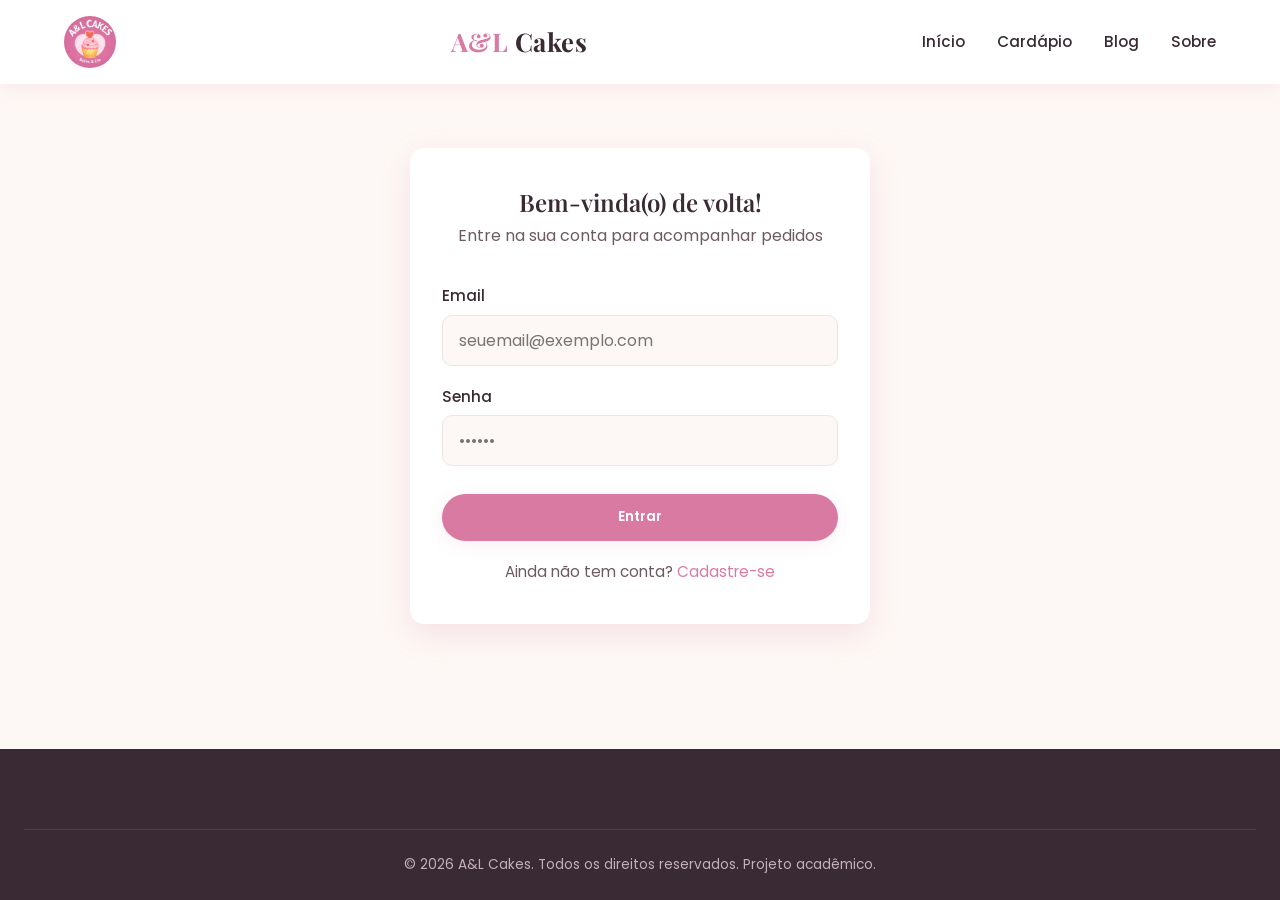
<file: al-cakes/pages/login.html>
<!DOCTYPE html>
<!-- A&L Cakes - Login (formulário simples com validação JS) -->
<html lang="pt-BR">
<head>
  <meta charset="UTF-8" />
  <meta name="viewport" content="width=device-width, initial-scale=1.0" />
  <title>Login - A&L Cakes</title>
  <link href="https://fonts.googleapis.com/css2?family=Playfair+Display:wght@500;600;700&family=Poppins:wght@300;400;500;600;700&display=swap" rel="stylesheet">
  <link rel="stylesheet" href="../css/style.css" />
</head>
<body>

  <header class="navbar">
    <div class="nav-container">
      <img src="../images/teste.png" alt="" style="width: 4.5%; border-radius: 50%;">
      <a href="../index.html" class="logo">A&L<span> Cakes</span></a>
      <button class="hamburguer" aria-label="Abrir menu"><span></span><span></span><span></span></button>
      <nav>
          <ul class="nav-menu">

            <li>
              <a href="../index.html">
                Início
              </a>
            </li>

            <li>
              <a href="cardapio.html">
                Cardápio
              </a>
            </li>

            <li>
              <a href="blog.html">
                Blog
              </a>
            </li>

            <li>
              <a href="sobre.html">
                Sobre
              </a>
            </li>

          </ul>
      </nav>
    </div>
  </header>

  <main>
    <div class="form-container">
      <h2>Bem-vinda(o) de volta!</h2>
      <p class="subtitulo">Entre na sua conta para acompanhar pedidos</p>

      <form id="form-login" novalidate>
        <div class="campo">
          <label for="email">Email</label>
          <input type="email" id="email" name="email" placeholder="seuemail@exemplo.com" required />
        </div>
        <div class="campo">
          <label for="senha">Senha</label>
          <input type="password" id="senha" name="senha" placeholder="••••••" required />
        </div>
        <button type="button" class="btn" id="btn_login">Entrar</button>
      </form>

      <p class="link-extra">Ainda não tem conta? <a href="cadastro.html">Cadastre-se</a></p>
    </div>
  </main>

  <footer class="rodape">

    <div class="copyright">
      © 2026 A&L Cakes. Todos os direitos reservados. Projeto acadêmico.
    </div>
  </footer>
  <script src="https://code.jquery.com/jquery-3.7.1.min.js"></script>
  <script src="../js/controller.js"></script>
  <script src="../js/login.js"></script>
  

</body>
</html>
</file>
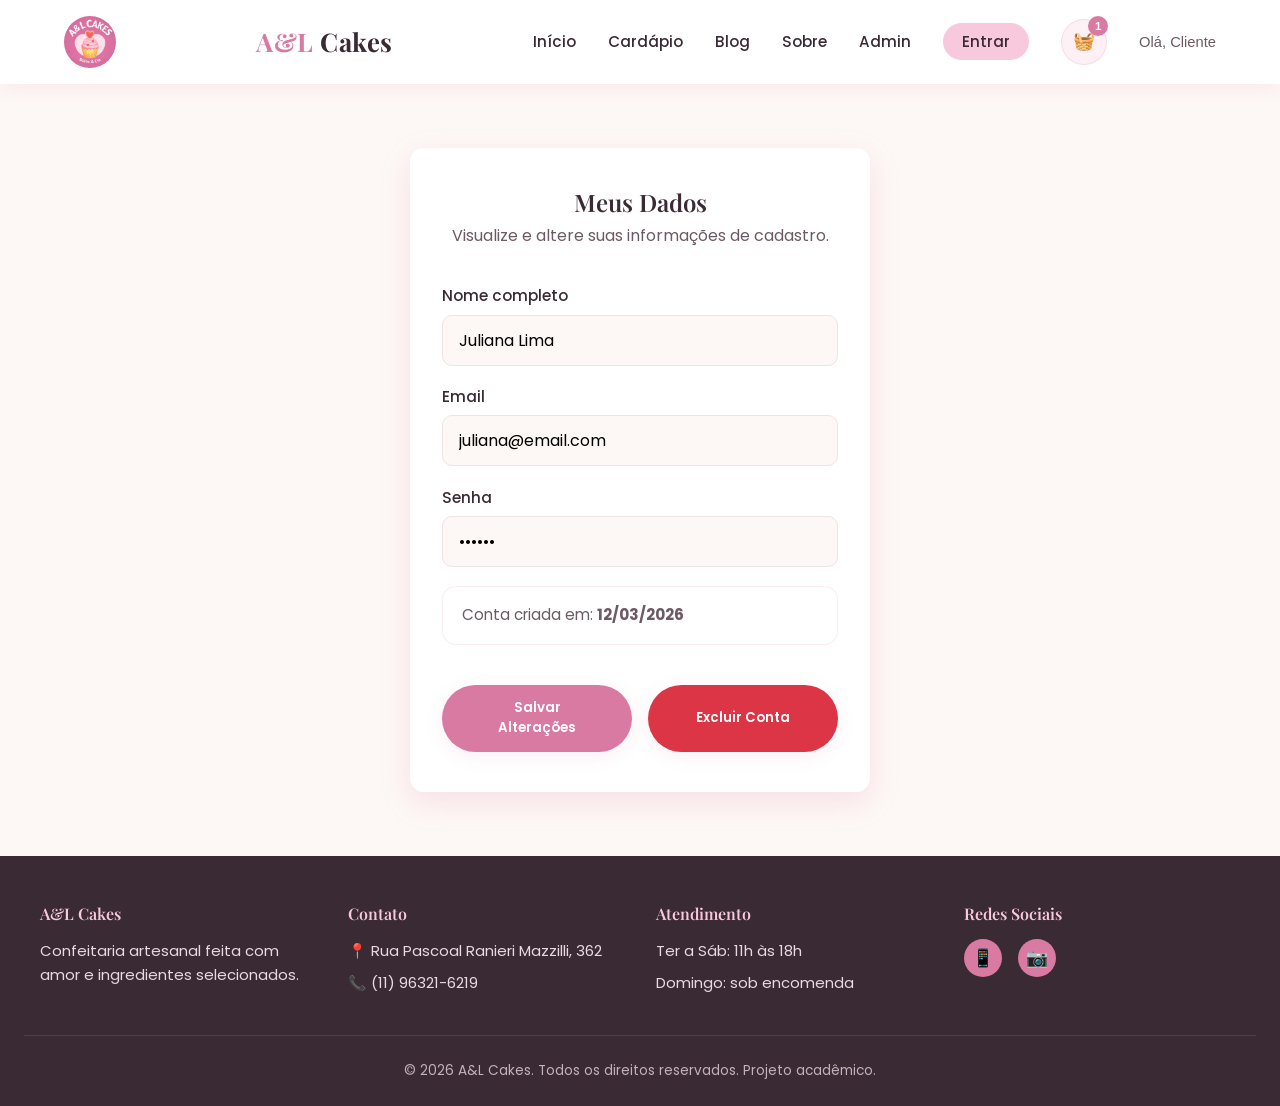
<file: al-cakes/pages/meusdados.html>
<!DOCTYPE html>
<!-- A&L Cakes - Meus Dados -->
<html lang="pt-BR">

<head>
  <meta charset="UTF-8" />
  <meta name="viewport" content="width=device-width, initial-scale=1.0" />

  <title>Meus Dados - A&L Cakes</title>

  <link href="https://fonts.googleapis.com/css2?family=Playfair+Display:wght@500;600;700&family=Poppins:wght@300;400;500;600;700&display=swap" rel="stylesheet">

  <link rel="stylesheet" href="../css/style.css" />

  <style>

    .info-conta {
      margin-top: 1rem;
      padding: 1rem 1.2rem;

      background: rgba(255,255,255,0.7);

      border: 1px solid rgba(217, 122, 163, 0.15);

      border-radius: 14px;

      color: var(--texto-claro);

      font-size: 0.95rem;
    }

    .acoes-conta {
      display: flex;
      gap: 1rem;

      margin-top: 2rem;
    }

    .btn-danger {
      background: #dc3546;
      color: white;
    }

    .btn-danger:hover {
      background: #bb2d3b;
    }

    @media (max-width: 768px) {

      .acoes-conta {
        flex-direction: column;
      }

    }

  </style>
</head>

<body>

  <!-- NAVBAR -->
  <header class="navbar">

    <div class="nav-container">

      <img src="../images/teste.png"
        alt=""
        style="width: 4.5%; border-radius: 50%;">

      <a href="../index.html" class="logo">
        A&L<span> Cakes</span>
      </a>

      <button class="hamburguer" aria-label="Abrir menu">
        <span></span>
        <span></span>
        <span></span>
      </button>

      <nav>

        <ul class="nav-menu">

          <li><a href="../index.html">Início</a></li>

          <li>
            <a href="cardapio.html">
              Cardápio
            </a>
          </li>

          <li>
            <a href="blog.html">
              Blog
            </a>
          </li>

          <li>
            <a href="sobre.html">
              Sobre
            </a>
          </li>

          <li>
            <a href="cadastroBolos.html">
              Admin
            </a>
          </li>

          <li>
            <a href="login.html" class="btn-login">
              Entrar
            </a>
          </li>

          <!-- CARRINHO -->
          <li>

            <button class="btn-carrinho"
              id="abrir-carrinho">

              🧺

              <span class="contador-carrinho">
                1
              </span>

            </button>

          </li>

          <!-- USUÁRIO -->
          <li class="usuario-navbar">

            <button class="usuario-btn"
              id="usuario-btn">

              Olá, Cliente

            </button>

            <!-- DROPDOWN -->
            <div class="dropdown-usuario"
              id="dropdown-usuario">

              <a href="meusDados.html">
                Meus Dados
              </a>

              <a href="pedidos.html">
                Meus Pedidos
              </a>

              <a href="#">
                Sair
              </a>

            </div>

          </li>

        </ul>

      </nav>

    </div>

  </header>

  <!-- CONTEÚDO -->
  <main>

    <div class="form-container">

      <h2>Meus Dados</h2>

      <p class="subtitulo">
        Visualize e altere suas informações de cadastro.
      </p>

      <form>

        <div class="campo">

          <label for="nome">
            Nome completo
          </label>

          <input type="text"
            id="nome"
            value="Juliana Lima">

        </div>

        <div class="campo">

          <label for="email">
            Email
          </label>

          <input type="email"
            id="email"
            value="juliana@email.com">

        </div>

        <div class="campo">

          <label for="senha">
            Senha
          </label>

          <input type="password"
            id="senha"
            value="123456">

        </div>

        <div class="info-conta">

          Conta criada em:
          <strong>12/03/2026</strong>

        </div>

        <div class="acoes-conta">

          <button type="submit" class="btn">
            Salvar Alterações
          </button>

          <button type="button" class="btn btn-danger">
            Excluir Conta
          </button>

        </div>

      </form>

    </div>

  </main>

  <!-- RODAPÉ -->
  <footer class="rodape">

    <div class="rodape-grid">

      <div>
        <h4>A&L Cakes</h4>

        <p>
          Confeitaria artesanal feita com amor e ingredientes selecionados.
        </p>
      </div>

      <div>
        <h4>Contato</h4>

        <p>📍 Rua Pascoal Ranieri Mazzilli, 362</p>

        <p>📞 (11) 96321-6219</p>
      </div>

      <div>
        <h4>Atendimento</h4>

        <p>Ter a Sáb: 11h às 18h</p>

        <p>Domingo: sob encomenda</p>
      </div>

      <div>
        <h4>Redes Sociais</h4>

        <div class="redes">

          <a href="https://api.whatsapp.com/message/LTZW3MOYNS5GJ1?autoload=1&app_absent=0&utm_source=ig"
            target="_blank"
            aria-label="WhatsApp">

            📱

          </a>

          <a href="https://www.instagram.com/a.l_cakescia/"
            target="_blank"
            aria-label="Instagram">

            📷

          </a>

        </div>

      </div>

    </div>

    <div class="copyright">
      © 2026 A&L Cakes. Todos os direitos reservados. Projeto acadêmico.
    </div>

  </footer>

  <!-- MODAL CARRINHO -->
  <div class="overlay-carrinho" id="overlay-carrinho">

    <div class="modal-carrinho">

      <div class="topo-carrinho">

        <h2>Seu Carrinho</h2>

        <button class="fechar-carrinho"
          id="fechar-carrinho">

          &times;

        </button>

      </div>

      <div class="carrinho-itens">

        <div class="item-carrinho">

          <img src="../images/BoloRedVelvet.jpg"
            alt="Produto">

          <div class="info-item">

            <h3>Bolo Red Velvet</h3>

            <p>R$ 89,90</p>

          </div>

          <button class="remover-item">
            Remover
          </button>

        </div>

      </div>

      <div class="rodape-carrinho">

        <div class="total-carrinho">

          Total:
          <span>R$ 89,90</span>

        </div>

        <button class="btn-finalizar">

          Finalizar Compra

        </button>

      </div>

    </div>

  </div>

  <script src="../js/script.js"></script>

  <script>

    /* =========================================================
      MODAL CARRINHO
    ========================================================= */

    const abrirCarrinho =
      document.getElementById("abrir-carrinho");

    const fecharCarrinho =
      document.getElementById("fechar-carrinho");

    const overlayCarrinho =
      document.getElementById("overlay-carrinho");

    abrirCarrinho.addEventListener("click", () => {

      overlayCarrinho.classList.add("ativo");

    });

    fecharCarrinho.addEventListener("click", () => {

      overlayCarrinho.classList.remove("ativo");

    });

    overlayCarrinho.addEventListener("click", (e) => {

      if (e.target === overlayCarrinho) {

        overlayCarrinho.classList.remove("ativo");

      }

    });

  </script>

</body>
</html>
</file>
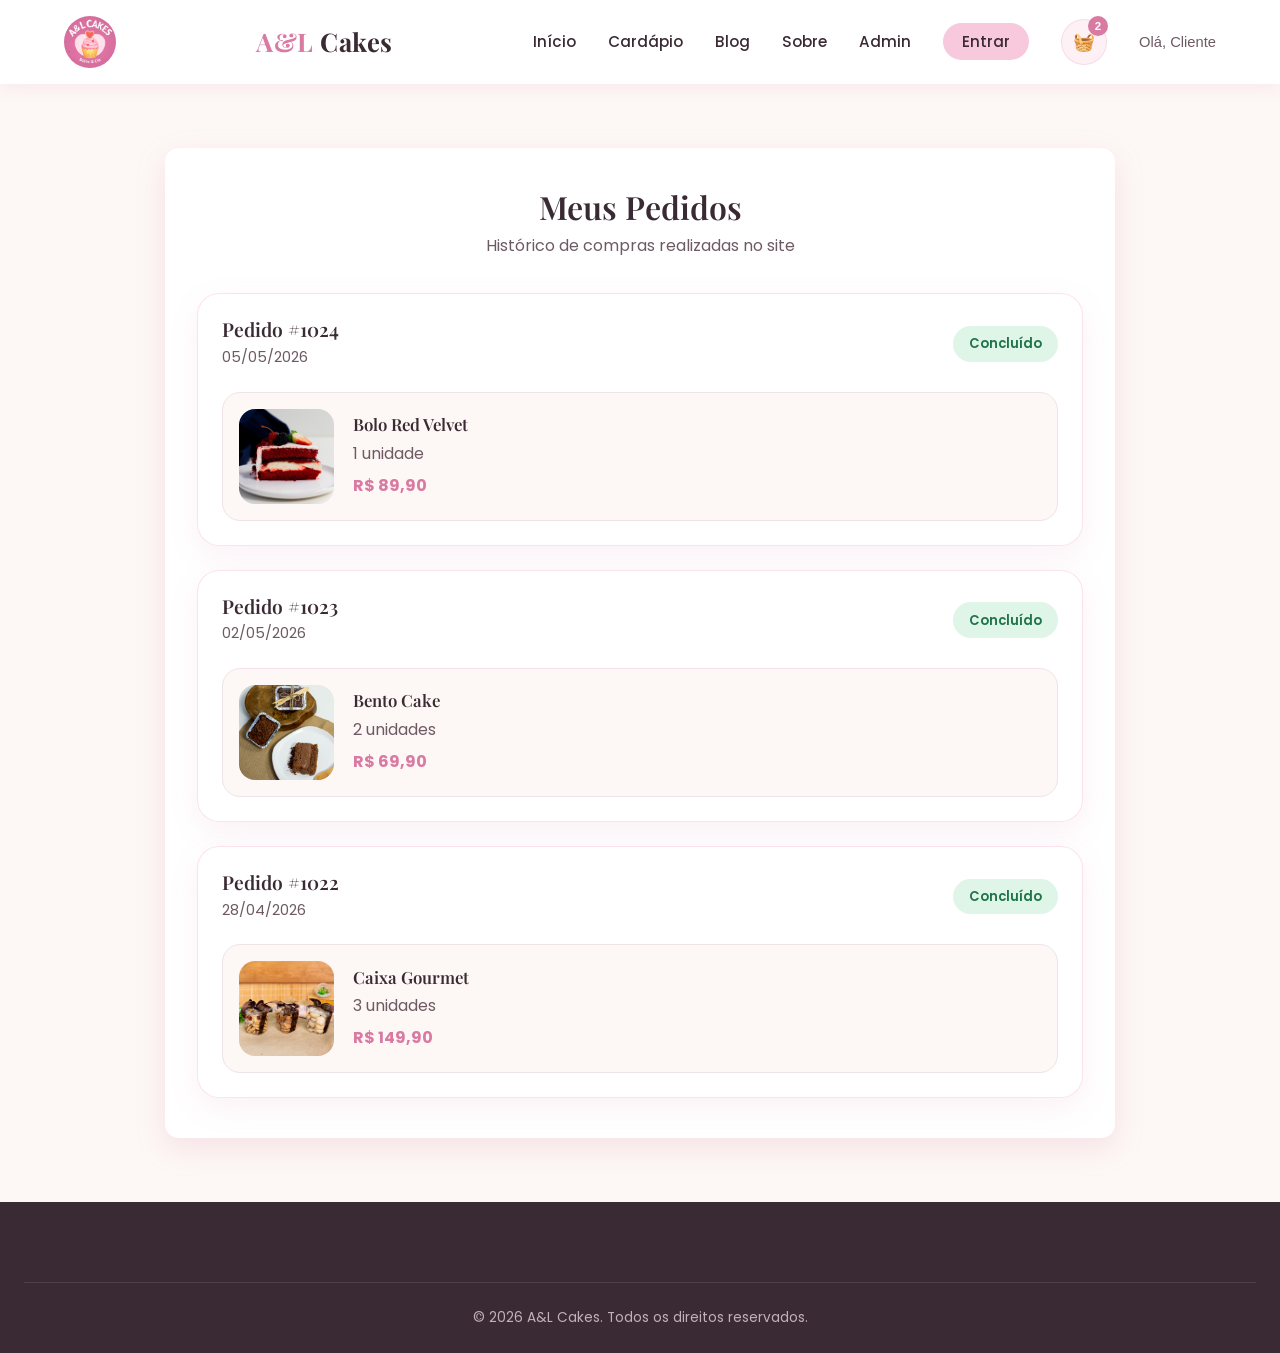
<file: al-cakes/pages/pedidos.html>
<!DOCTYPE html>
<!-- A&L Cakes - Meus Pedidos -->
<html lang="pt-BR">
<head>
  <meta charset="UTF-8" />
  <meta name="viewport" content="width=device-width, initial-scale=1.0" />

  <title>Meus Pedidos - A&L Cakes</title>

  <link href="https://fonts.googleapis.com/css2?family=Playfair+Display:wght@500;600;700&family=Poppins:wght@300;400;500;600;700&display=swap" rel="stylesheet">

  <link rel="stylesheet" href="../css/style.css" />
</head>

<body>

  <!-- NAVBAR -->
  <header class="navbar">
    <div class="nav-container">

      <img src="../images/teste.png"
           alt=""
           style="width: 4.5%; border-radius: 50%;">

      <a href="../index.html" class="logo">
        A&L<span> Cakes</span>
      </a>

      <button class="hamburguer" aria-label="Abrir menu">
        <span></span><span></span><span></span>
      </button>

      <nav>
        <ul class="nav-menu">

          <li><a href="../index.html">Início</a></li>
          <li><a href="cardapio.html">Cardápio</a></li>
          <li><a href="blog.html">Blog</a></li>
          <li><a href="sobre.html">Sobre</a></li>
          <li><a href="cadastroBolos.html">Admin</a></li>

          <li>
            <a href="login.html" class="btn-login">
              Entrar
            </a>
          </li>

        <!-- CARRINHO -->
        <li>

          <button class="btn-carrinho"
            id="abrir-carrinho">

            🧺

            <span class="contador-carrinho">
              2
            </span>

          </button>

        </li>

        <!-- USUÁRIO -->
        <li class="usuario-navbar">

          <button class="usuario-btn"
            id="usuario-btn">

            Olá, Cliente

          </button>

          <!-- DROPDOWN -->
          <div class="dropdown-usuario"
            id="dropdown-usuario">

            <a href="meusdados.html">
              Meus Dados
            </a>

            <a href="pedidos.html">
              Meus Pedidos
            </a>

            <a href="#">
              Sair
            </a>

          </div>

        </li>

        </ul>
      </nav>

    </div>
  </header>

  <!-- CONTEÚDO -->
  <main>

    <div class="form-container pedidos-container">

      <h2>Meus Pedidos</h2>

      <p class="subtitulo">
        Histórico de compras realizadas no site
      </p>

      <!-- PEDIDO -->
      <div class="pedido-card">

        <div class="pedido-topo">

          <div>
            <h3>Pedido #1024</h3>
            <p>05/05/2026</p>
          </div>

          <span class="status-pedido concluido">
            Concluído
          </span>

        </div>

        <div class="pedido-produto">

          <img src="../images/BoloRedVelvet.jpg" alt="">

          <div class="pedido-info">

            <h4>Bolo Red Velvet</h4>

            <p>1 unidade</p>

            <span>R$ 89,90</span>

          </div>

        </div>

      </div>

      <!-- PEDIDO -->
      <div class="pedido-card">

        <div class="pedido-topo">

          <div>
            <h3>Pedido #1023</h3>
            <p>02/05/2026</p>
          </div>

          <span class="status-pedido concluido">
            Concluído
          </span>

        </div>

        <div class="pedido-produto">

          <img src="../images/Insta1.jpg" alt="">

          <div class="pedido-info">

            <h4>Bento Cake</h4>

            <p>2 unidades</p>

            <span>R$ 69,90</span>

          </div>

        </div>

      </div>

      <!-- PEDIDO -->
      <div class="pedido-card">

        <div class="pedido-topo">

          <div>
            <h3>Pedido #1022</h3>
            <p>28/04/2026</p>
          </div>

          <span class="status-pedido concluido">
            Concluído
          </span>

        </div>

        <div class="pedido-produto">

          <img src="../images/Insta5.jpg" alt="">

          <div class="pedido-info">

            <h4>Caixa Gourmet</h4>

            <p>3 unidades</p>

            <span>R$ 149,90</span>

          </div>

        </div>

      </div>

    </div>

  </main>

  <!-- RODAPÉ -->
  <footer class="rodape">

    <div class="copyright">
      © 2026 A&L Cakes. Todos os direitos reservados.
    </div>

  </footer>

  <!-- MODAL CARRINHO -->
  <div class="overlay-carrinho" id="overlay-carrinho">

    <div class="modal-carrinho">

      <div class="topo-carrinho">

        <h2>Seu Carrinho</h2>

        <button class="fechar-carrinho" id="fechar-carrinho">
          &times;
        </button>

      </div>

      <div class="carrinho-itens">

        <div class="item-carrinho">

          <img src="../images/BoloRedVelvet.jpg" alt="">

          <div class="info-item">
            <h3>Bolo Red Velvet</h3>
            <p>R$ 89,90</p>
          </div>

          <button class="remover-item">
            Remover
          </button>

        </div>

      </div>

      <div class="rodape-carrinho">

        <div class="total-carrinho">
          Total: <span>R$ 89,90</span>
        </div>

        <button class="btn-finalizar">
          Finalizar Compra
        </button>

      </div>

    </div>

  </div>

  <script src="../js/script.js"></script>

  <script>

    /* MODAL CARRINHO */

    const abrirCarrinho =
      document.getElementById("abrir-carrinho");

    const fecharCarrinho =
      document.getElementById("fechar-carrinho");

    const overlayCarrinho =
      document.getElementById("overlay-carrinho");

    abrirCarrinho.addEventListener("click", () => {
      overlayCarrinho.classList.add("ativo");
    });

    fecharCarrinho.addEventListener("click", () => {
      overlayCarrinho.classList.remove("ativo");
    });

    overlayCarrinho.addEventListener("click", (e) => {

      if (e.target === overlayCarrinho) {
        overlayCarrinho.classList.remove("ativo");
      }

    });

  </script>

</body>
</html>
</file>
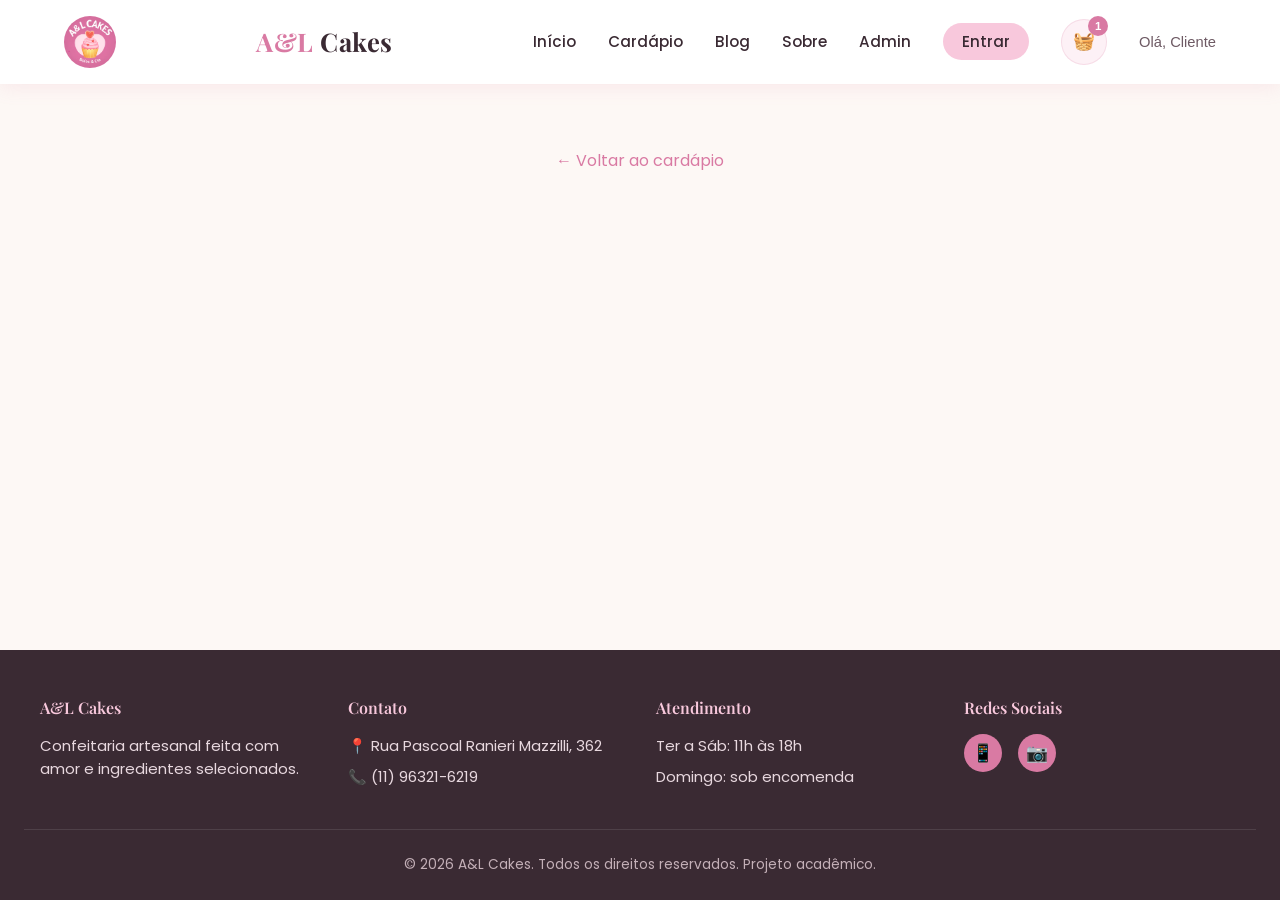
<file: al-cakes/pages/produto.html>
<!DOCTYPE html>
<!-- A&L Cakes - Página individual de produto (recebe ?id=... via URL) -->
<html lang="pt-BR">
<head>
  <meta charset="UTF-8" />
  <meta name="viewport" content="width=device-width, initial-scale=1.0" />
  <title>Produto - A&L Cakes</title>
  <meta name="description" content="Detalhes do produto e compra direta pelo WhatsApp." />
  <link href="https://fonts.googleapis.com/css2?family=Playfair+Display:wght@500;600;700&family=Poppins:wght@300;400;500;600;700&display=swap" rel="stylesheet">
  <link rel="stylesheet" href="../css/style.css" />
</head>
<body>

  <!-- ===== NAVBAR ===== -->
  <header class="navbar">
    <div class="nav-container">
      <img src="../images/teste.png" alt="" style="width: 4.5%; border-radius: 50%;">
      <a href="../index.html" class="logo">A&L<span> Cakes</span></a>
      <button class="hamburguer" aria-label="Abrir menu"><span></span><span></span><span></span></button>
      <nav>
          <ul class="nav-menu">

            <li>
              <a href="../index.html">
                Início
              </a>
            </li>

            <li>
              <a href="cardapio.html">
                Cardápio
              </a>
            </li>

            <li>
              <a href="blog.html">
                Blog
              </a>
            </li>

            <li>
              <a href="sobre.html">
                Sobre
              </a>
            </li>

            <li>
              <a href="cadastroBolos.html">
                Admin
              </a>
            </li>

            <!-- LOGIN -->
            <li>

              <a href="login.html"
                class="btn-login">

                Entrar

              </a>

            </li>

            <!-- CARRINHO -->
            <li>

              <button class="btn-carrinho"
                id="abrir-carrinho">

                🧺

                <span class="contador-carrinho">
                  1
                </span>

              </button>

            </li>

            <!-- USUÁRIO -->
            <li class="usuario-navbar">

              <button class="usuario-btn"
                id="usuario-btn">

                Olá, Cliente

              </button>

              <!-- DROPDOWN -->
              <div class="dropdown-usuario"
                id="dropdown-usuario">

                <a href="meusdados.html">
                  Meus Dados
                </a>

                <a href="pedidos.html">
                  Meus Pedidos
                </a>

                <a href="#">
                  Sair
                </a>

              </div>

            </li>

          </ul>
      </nav>
    </div>
  </header>

  <!-- ===== DETALHE DO PRODUTO (renderizado via JS) ===== -->
  <main class="container">
    <a href="cardapio.html" style="display:inline-block; margin-bottom:1.5rem; color:var(--rosa-escuro);">← Voltar ao cardápio</a>
    <div class="produto-detalhe" id="detalhe-produto"></div>
  </main>

  <!-- ===== RODAPÉ ===== -->
  <footer class="rodape">
    <div class="rodape-grid">
      <div>
        <h4>A&L Cakes</h4>
        <p>Confeitaria artesanal feita com amor e ingredientes selecionados.</p>
      </div>
      <div>
        <h4>Contato</h4>
        <p>📍 Rua Pascoal Ranieri Mazzilli, 362</p>
        <p>📞 (11) 96321-6219</p>
      </div>
      <div>
        <h4>Atendimento</h4>
        <p>Ter a Sáb: 11h às 18h</p>
        <p>Domingo: sob encomenda</p>
      </div>
      <div>
        <h4>Redes Sociais</h4>
        <div class="redes">
          <a href="https://api.whatsapp.com/message/LTZW3MOYNS5GJ1?autoload=1&app_absent=0&utm_source=ig" target="_blank" aria-label="WhatsApp">📱</a>
          <a href="https://www.instagram.com/a.l_cakescia/" aria-label="Instagram">📷</a>

        </div>
      </div>
    </div>
    <div class="copyright">
      © 2026 A&L Cakes. Todos os direitos reservados. Projeto acadêmico.
    </div>
  </footer>

    <!-- MODAL CARRINHO -->
    <div class="overlay-carrinho" id="overlay-carrinho">

      <div class="modal-carrinho">

        <div class="topo-carrinho">

          <h2>Seu Carrinho</h2>

          <button class="fechar-carrinho"
            id="fechar-carrinho">

            &times;

          </button>

        </div>

        <div class="carrinho-itens">

          <div class="item-carrinho">

            <img src="../images/BoloRedVelvet.jpg"
              alt="Produto">

            <div class="info-item">

              <h3>Bolo Red Velvet</h3>

              <p>R$ 89,90</p>

            </div>

            <button class="remover-item">

              Remover

            </button>

          </div>    

        </div>

        <div class="rodape-carrinho">

          <div class="total-carrinho">

            Total:
            <span>R$ 89,90</span>

          </div>

          <button class="btn-finalizar">

            Finalizar Compra

          </button>

        </div>

      </div>

    </div>

  <script src="https://code.jquery.com/jquery-3.7.1.min.js"></script>
  <script src="../js/controller.js"></script>
  <script src="../js/produtos.js"></script>
  <script src="../js/script.js"></script>

  <script>

    /* =========================================================
      MODAL CARRINHO
    ========================================================= */

    const abrirCarrinho =
      document.getElementById("abrir-carrinho");

    const fecharCarrinho =
      document.getElementById("fechar-carrinho");

    const overlayCarrinho =
      document.getElementById("overlay-carrinho");

    /* Abrir modal */
    abrirCarrinho.addEventListener("click", () => {

      overlayCarrinho.classList.add("ativo");

    });

    /* Fechar modal */
    fecharCarrinho.addEventListener("click", () => {

      overlayCarrinho.classList.remove("ativo");

    });

    /* Fechar clicando fora */
    overlayCarrinho.addEventListener("click", (e) => {

      if (e.target === overlayCarrinho) {

        overlayCarrinho.classList.remove("ativo");

      }

    });

    </script>
</body>
</html>
</file>
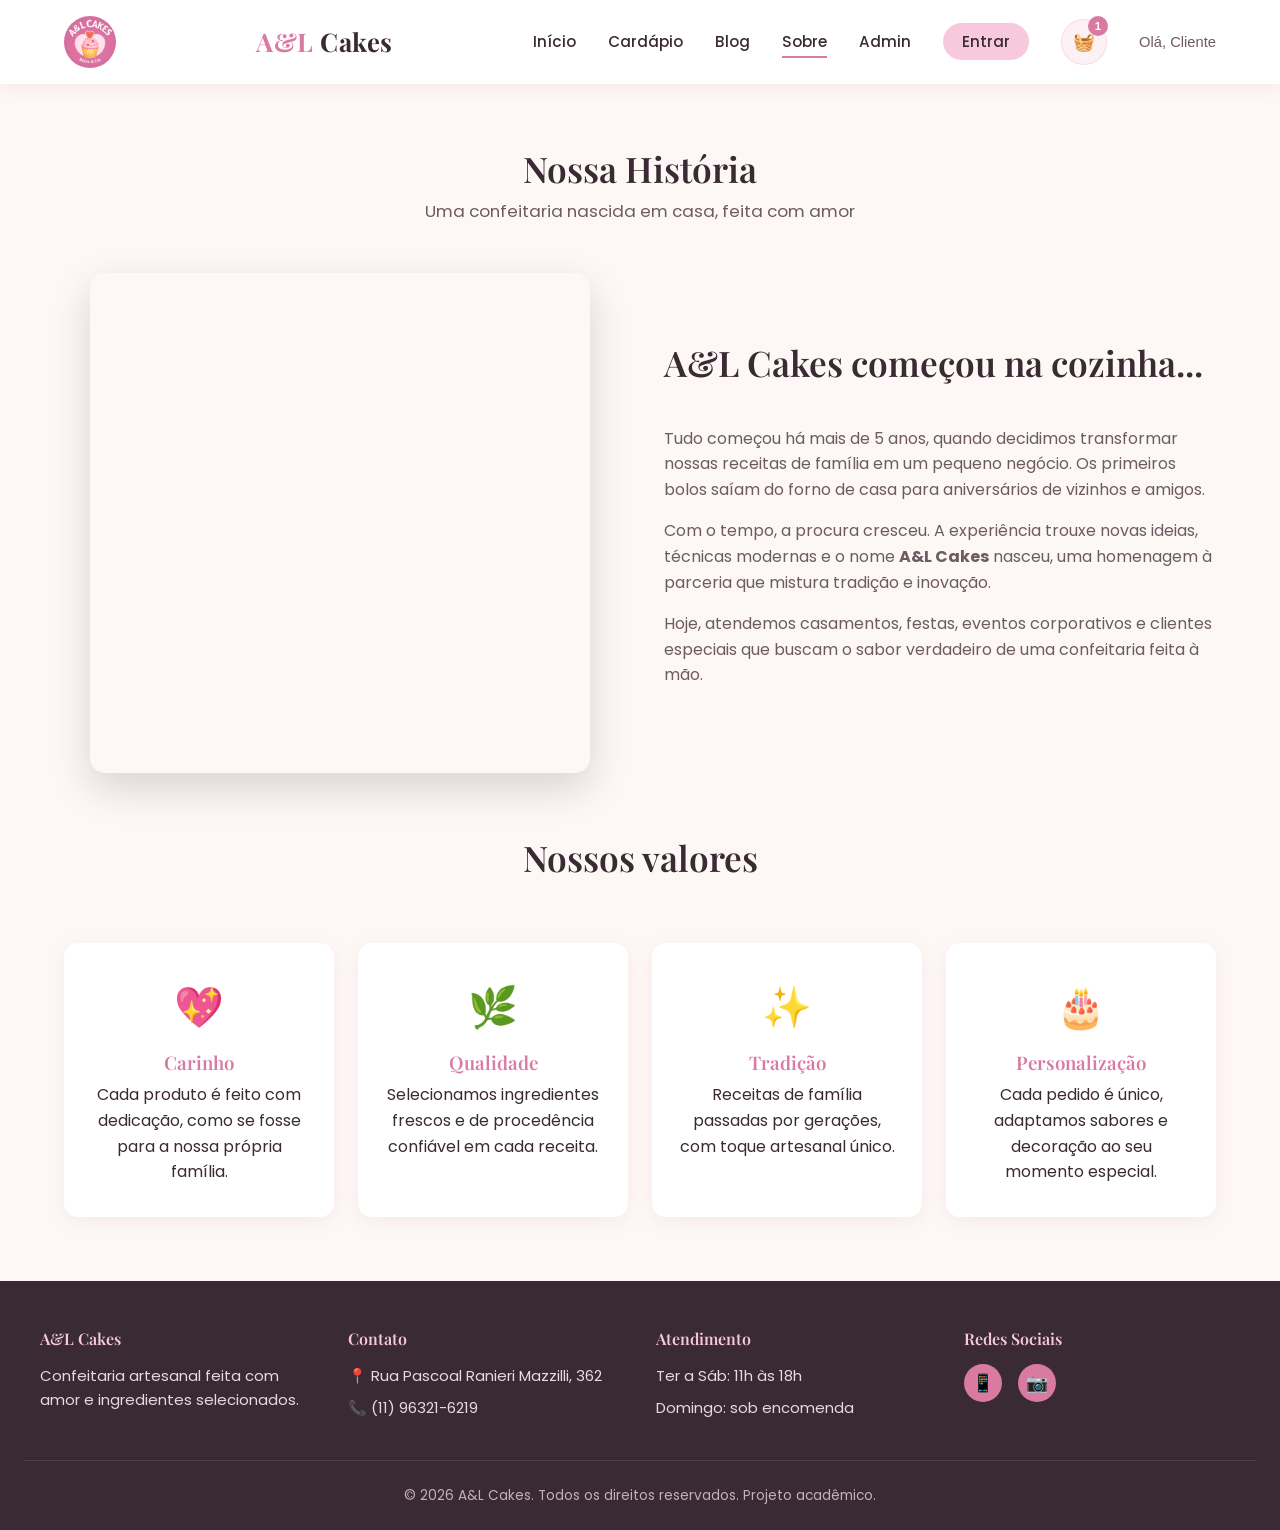
<file: al-cakes/pages/sobre.html>
<!DOCTYPE html>
<!-- A&L Cakes - Página Sobre Nós (história, missão, valores) -->
<html lang="pt-BR">
<head>
  <meta charset="UTF-8" />
  <meta name="viewport" content="width=device-width, initial-scale=1.0" />
  <title>Sobre Nós - A&L Cakes</title>
  <meta name="description" content="Conheça a história da A&L Cakes, nossa missão e os valores que guiam nossa confeitaria artesanal." />
  <link href="https://fonts.googleapis.com/css2?family=Playfair+Display:wght@500;600;700&family=Poppins:wght@300;400;500;600;700&display=swap" rel="stylesheet">
  <link rel="stylesheet" href="../css/style.css" />
</head>
<body>

    <header class="navbar">
      <div class="nav-container">

        <img src="../images/teste.png"
            alt=""
            style="width: 4.5%; border-radius: 50%;">

        <a href="../index.html" class="logo">
          A&L<span> Cakes</span>
        </a>

        <button class="hamburguer" aria-label="Abrir menu">
          <span></span>
          <span></span>
          <span></span>
        </button>

        <nav>
          <ul class="nav-menu">

            <li><a href="../index.html">Início</a></li>
            <li><a href="cardapio.html">Cardápio</a></li>
            <li><a href="blog.html">Blog</a></li>
            <li><a href="sobre.html">Sobre</a></li>
            <li><a href="cadastroBolos.html">Admin</a></li>

            <!-- LOGIN -->
            <li>
              <a href="login.html" class="btn-login">
                Entrar
              </a>
            </li>

            <!-- CARRINHO -->
            <li>

              <button class="btn-carrinho"
                id="abrir-carrinho">

                🧺

                <span class="contador-carrinho">
                  1
                </span>

              </button>

            </li>

            <!-- USUÁRIO -->
            <li class="usuario-navbar">

              <button class="usuario-btn"
                id="usuario-btn">

                Olá, Cliente

              </button>

              <!-- DROPDOWN -->
              <div class="dropdown-usuario"
                id="dropdown-usuario">

                <a href="meusdados.html">
                  Meus Dados
                </a>

                <a href="pedidos.html">
                  Meus Pedidos
                </a>

                <a href="#">
                  Sair
                </a>

              </div>

            </li>

          </ul>
        </nav>

      </div>
    </header>

  <main class="container">
    <h1 class="titulo-secao">Nossa História</h1>
    <p class="subtitulo-secao">Uma confeitaria nascida em casa, feita com amor</p>

    <!-- Bloco história + foto -->
    <section class="sobre-grid">
    <div data-animar>
      <video autoplay muted loop playsinline
        style="
          width: 100%;
          max-width: 500px;     /* pode aumentar se quiser maior */
          aspect-ratio: 4 / 4;  /* controla a “altura” proporcional */
          object-fit: cover;
          border-radius: 15px;
          box-shadow: 0 15px 40px rgba(0,0,0,0.15);
          display: block;
          margin: 0 auto;
        ">
        <source src="../images/sobre2.mp4" type="video/mp4">
        Seu navegador não suporta vídeo.
      </video>
    </div>
      <div data-animar>
        <h2>A&L Cakes começou na cozinha...</h2><br>
        <p>Tudo começou há mais de 5 anos, quando decidimos transformar nossas receitas de família em um pequeno negócio. Os primeiros bolos saíam do forno de casa para aniversários de vizinhos e amigos.</p>
        <p>Com o tempo, a procura cresceu. A experiência trouxe novas ideias, técnicas modernas e o nome <strong>A&L Cakes</strong> nasceu, uma homenagem à parceria que mistura tradição e inovação.</p>
        <p>Hoje, atendemos casamentos, festas, eventos corporativos e clientes especiais que buscam o sabor verdadeiro de uma confeitaria feita à mão.</p>
      </div>
    </section>

    <!-- Missão e valores -->
    <h2 class="titulo-secao" style="margin-top:4rem;">Nossos valores</h2>
    <div class="valores">
      <div class="valor-card" data-animar>
        <div class="icone">💖</div>
        <h3>Carinho</h3>
        <p>Cada produto é feito com dedicação, como se fosse para a nossa própria família.</p>
      </div>
      <div class="valor-card" data-animar>
        <div class="icone">🌿</div>
        <h3>Qualidade</h3>
        <p>Selecionamos ingredientes frescos e de procedência confiável em cada receita.</p>
      </div>
      <div class="valor-card" data-animar>
        <div class="icone">✨</div>
        <h3>Tradição</h3>
        <p>Receitas de família passadas por gerações, com toque artesanal único.</p>
      </div>
      <div class="valor-card" data-animar>
        <div class="icone">🎂</div>
        <h3>Personalização</h3>
        <p>Cada pedido é único, adaptamos sabores e decoração ao seu momento especial.</p>
      </div>
    </div>
  </main>

  <footer class="rodape">
    <div class="rodape-grid">
      <div>
        <h4>A&L Cakes</h4>
        <p>Confeitaria artesanal feita com amor e ingredientes selecionados.</p>
      </div>
      <div>
        <h4>Contato</h4>
        <p>📍 Rua Pascoal Ranieri Mazzilli, 362</p>
        <p>📞 (11) 96321-6219</p>
      </div>
      <div>
        <h4>Atendimento</h4>
        <p>Ter a Sáb: 11h às 18h</p>
        <p>Domingo: sob encomenda</p>
      </div>
      <div>
        <h4>Redes Sociais</h4>
        <div class="redes">
          <a href="https://api.whatsapp.com/message/LTZW3MOYNS5GJ1?autoload=1&app_absent=0&utm_source=ig" target="_blank" aria-label="WhatsApp">📱</a>
          <a href="https://www.instagram.com/a.l_cakescia/" aria-label="Instagram">📷</a>

        </div>
      </div>
    </div>
    <div class="copyright">
      © 2026 A&L Cakes. Todos os direitos reservados. Projeto acadêmico.
    </div>
  </footer>


    <!-- MODAL CARRINHO -->
     
    <div class="overlay-carrinho" id="overlay-carrinho">

      <div class="modal-carrinho">

        <div class="topo-carrinho">

          <h2>Seu Carrinho</h2>

          <button class="fechar-carrinho" id="fechar-carrinho">
            &times;
          </button>

        </div>

        <div class="carrinho-itens">

          <!-- ITEM -->
          <div class="item-carrinho">

            <img src="../images/BoloRedVelvet.jpg" alt="Produto">

            <div class="info-item">
              <h3>Bolo Red Velvet</h3>
              <p>R$ 89,90</p>
            </div>

            <button class="remover-item">
              Remover
            </button>

          </div>

        </div>

        <div class="rodape-carrinho">

          <div class="total-carrinho">
            Total: <span>R$ 89,90</span>
          </div>

          <button class="btn-finalizar">
            Finalizar Compra
          </button>

        </div>

      </div>

    </div>

    <script>

      /* =========================================================
        MODAL CARRINHO
      ========================================================= */

      const abrirCarrinho =
        document.getElementById("abrir-carrinho");

      const fecharCarrinho =
        document.getElementById("fechar-carrinho");

      const overlayCarrinho =
        document.getElementById("overlay-carrinho");

      /* Abrir modal */
      abrirCarrinho.addEventListener("click", () => {
        overlayCarrinho.classList.add("ativo");
      });

      /* Fechar modal */
      fecharCarrinho.addEventListener("click", () => {
        overlayCarrinho.classList.remove("ativo");
      });

      /* Fechar clicando fora */
      overlayCarrinho.addEventListener("click", (e) => {

        if (e.target === overlayCarrinho) {
          overlayCarrinho.classList.remove("ativo");
        }

      });

    </script>

    <script src="../js/script.js"></script>
</body>
</html>
</file>
<file: al-cakes/css/style.css>
/* =========================================================
   A&L Cakes - Folha de estilo principal
   Paleta: rosa suave + branco + neutros
   Autor: Projeto acadêmico
   ========================================================= */

/* -------- Reset básico -------- */
* {
  margin: 0;
  padding: 0;
  box-sizing: border-box;
}

/* -------- Variáveis de design (cores, fontes, sombras) -------- */
:root {
  --rosa-claro: #fce4ec;
  --rosa-suave: #f8c8dc;
  --rosa-medio: #f3a6c4;
  --rosa-escuro: #d97aa3;
  --branco: #ffffff;
  --bege: #fdf8f5;
  --texto: #3a2a33;
  --texto-claro: #6e5a64;
  --cinza-borda: #efe3e8;
  --sombra-leve: 0 4px 18px rgba(217, 122, 163, 0.12);
  --sombra-media: 0 10px 30px rgba(217, 122, 163, 0.18);
  --transicao: all 0.3s ease;
  --raio: 14px;
  --fonte-titulo: "Playfair Display", "Georgia", serif;
  --fonte-texto: "Poppins", "Segoe UI", sans-serif;
}

/* -------- Tipografia base -------- */
html {
  scroll-behavior: smooth;
}

body {
  font-family: var(--fonte-texto);
  background-color: var(--bege);
  color: var(--texto);
  line-height: 1.6;
  min-height: 100vh;
  display: flex;
  flex-direction: column;
}

h1, h2, h3, h4 {
  font-family: var(--fonte-titulo);
  font-weight: 600;
  color: var(--texto);
  line-height: 1.2;
}

a {
  color: var(--rosa-escuro);
  text-decoration: none;
  transition: var(--transicao);
}

a:hover {
  color: var(--texto);
}

img {
  max-width: 100%;
  display: block;
}

/* =========================================================
   NAVBAR
   ========================================================= */
.navbar {
  position: sticky;
  top: 0;
  z-index: 100;
  background-color: rgba(255, 255, 255, 0.95);
  backdrop-filter: blur(10px);
  box-shadow: var(--sombra-leve);
  padding: 1rem 0;
}

.nav-container {
  max-width: 1200px;
  margin: 0 auto;
  padding: 0 1.5rem;
  display: flex;
  align-items: center;
  justify-content: space-between;
}

.logo {
  font-family: var(--fonte-titulo);
  font-size: 1.6rem;
  font-weight: 700;
  color: var(--rosa-escuro);
  letter-spacing: 0.5px;
}

.logo span {
  color: var(--texto);
}

.nav-menu {
  display: flex;
  list-style: none;
  gap: 2rem;
  align-items: center;
}

.nav-menu a {
  color: var(--texto);
  font-weight: 500;
  font-size: 0.95rem;
  position: relative;
}

.nav-menu a::after {
  content: "";
  position: absolute;
  bottom: -6px;
  left: 0;
  width: 0;
  height: 2px;
  background-color: var(--rosa-escuro);
  transition: var(--transicao);
}

.nav-menu a:hover::after,
.nav-menu a.ativo::after {
  width: 100%;
}

.btn-login {
  background-color: var(--rosa-suave);
  color: var(--texto) !important;
  padding: 0.5rem 1.2rem;
  border-radius: 50px;
  font-weight: 600;
}

.btn-login:hover {
  background-color: var(--rosa-medio);
}

/* Botão hambúrguer (mobile) */
.hamburguer {
  display: none;
  flex-direction: column;
  gap: 5px;
  background: none;
  border: none;
  cursor: pointer;
  padding: 4px;
}

.hamburguer span {
  width: 26px;
  height: 3px;
  background-color: var(--texto);
  border-radius: 3px;
  transition: var(--transicao);
}

/* =========================================================
   COMPONENTES GLOBAIS
   ========================================================= */
.container {
  max-width: 1200px;
  margin: 0 auto;
  padding: 4rem 1.5rem;
}

.btn {
  display: inline-block;
  background-color: var(--rosa-escuro);
  color: var(--branco);
  padding: 0.85rem 2rem;
  border-radius: 50px;
  border: none;
  font-weight: 600;
  font-family: var(--fonte-texto);
  cursor: pointer;
  transition: var(--transicao);
  box-shadow: var(--sombra-leve);
}

.btn:hover {
  background-color: var(--texto);
  color: var(--branco);
  transform: translateY(-2px);
  box-shadow: var(--sombra-media);
}

.btn-secundario {
  background-color: transparent;
  color: var(--rosa-escuro);
  border: 2px solid var(--rosa-escuro);
}

.btn-secundario:hover {
  background-color: var(--rosa-escuro);
  color: var(--branco);
}

.titulo-secao {
  text-align: center;
  font-size: 2.2rem;
  margin-bottom: 0.5rem;
}

.subtitulo-secao {
  text-align: center;
  color: var(--texto-claro);
  margin-bottom: 3rem;
  font-size: 1.05rem;
}

/* =========================================================
   HERO (página inicial)
   ========================================================= */
.hero {
  background: linear-gradient(135deg, var(--rosa-claro) 0%, var(--bege) 100%);
  padding: 5rem 1.5rem;
  overflow: hidden;
}

.hero-grid {
  max-width: 1200px;
  margin: 0 auto;
  display: grid;
  grid-template-columns: 1fr 1fr;
  gap: 3rem;
  align-items: center;
}

.hero-texto h1 {
  font-size: 3.2rem;
  margin-bottom: 1rem;
  animation: fadeUp 0.8s ease;
}

.hero-texto h1 span {
  color: var(--rosa-escuro);
}

.hero-texto p {
  font-size: 1.15rem;
  color: var(--texto-claro);
  margin-bottom: 2rem;
  animation: fadeUp 1s ease;
}

.hero-imagem {
  position: relative;
  animation: float 6s ease-in-out infinite;
}

.hero-imagem img {
  border-radius: 50% 50% 50% 50% / 60% 60% 40% 40%;
  box-shadow: var(--sombra-media);
  width: 100%;
  height: auto;
  object-fit: cover;
}

/* Animações */
@keyframes fadeUp {
  from { opacity: 0; transform: translateY(20px); }
  to { opacity: 1; transform: translateY(0); }
}

@keyframes float {
  0%, 100% { transform: translateY(0); }
  50% { transform: translateY(-15px); }
}

@keyframes fadeIn {
  from { opacity: 0; }
  to { opacity: 1; }
}

/* =========================================================
   APRESENTAÇÃO (sobre rápida na home)
   ========================================================= */
.apresentacao {
  text-align: center;
  max-width: 750px;
  margin: 0 auto;
}

.apresentacao p {
  font-size: 1.1rem;
  color: var(--texto-claro);
  margin-top: 1rem;
}

/* =========================================================
   GRID DE PRODUTOS (cardápio + destaques)
   ========================================================= */
.produtos-grid {
  display: grid;

  /* 3 produtos por linha */
  grid-template-columns: repeat(3, 1fr);

  gap: 2rem;

  width: 100%;
}

/* RESPONSIVO TABLET */
@media (max-width: 900px) {

  .produtos-grid {
    grid-template-columns: repeat(2, 1fr);
  }

}

/* RESPONSIVO CELULAR */
@media (max-width: 600px) {

  .produtos-grid {
    grid-template-columns: 1fr;
  }

}

.produto-card {
    background-color: var(--branco);
  width: 100%;
  min-width: 0;
  border-radius: var(--raio);
  overflow: hidden;
  box-shadow: var(--sombra-leve);
  transition: var(--transicao);
  cursor: pointer;
  display: flex;
  flex-direction: column;
}

.produto-card:hover {
  transform: translateY(-6px);
  box-shadow: var(--sombra-media);
}

.produto-card img {
  width: 100%;
  height: 220px;
  object-fit: cover;
  transition: transform 0.5s ease;
}

.produto-card:hover img {
  transform: scale(1.05);
}

.produto-info {
  padding: 1.2rem 1.4rem 1.5rem;
  flex: 1;
  display: flex;
  flex-direction: column;
}

.produto-info h3 {
  font-size: 1.25rem;
  margin-bottom: 0.4rem;
}

.produto-info p {
  color: var(--texto-claro);
  font-size: 0.9rem;
  margin-bottom: 1rem;
  flex: 1;
}

.preco {
  font-weight: 700;
  color: var(--rosa-escuro);
  font-size: 1.2rem;
}



/* =========================================================
   BLOG / GALERIA INSTAGRAM
   ========================================================= */
.galeria-instagram {
  display: grid;
  grid-template-columns: repeat(auto-fit, minmax(200px, 1fr));
  gap: 1rem;
  margin-top: 2rem;
}

.galeria-item {
  position: relative;
  border-radius: var(--raio);
  overflow: hidden;
  aspect-ratio: 1 / 1;
  cursor: pointer;
}

.galeria-item img {
  width: 100%;
  height: 100%;
  object-fit: cover;
  transition: transform 0.4s ease;
}

.galeria-item:hover img {
  transform: scale(1.08);
}

.galeria-item::after {
  content: "📷";
  position: absolute;
  inset: 0;
  background: rgba(217, 122, 163, 0.6);
  color: white;
  display: flex;
  align-items: center;
  justify-content: center;
  font-size: 2rem;
  opacity: 0;
  transition: var(--transicao);
}

.galeria-item:hover::after {
  opacity: 1;
}

.posts-blog {
  display: grid;
  grid-template-columns: repeat(auto-fit, minmax(280px, 1fr));
  gap: 2rem;
  margin-top: 4rem;
}

.post-card {
  background: var(--branco);
  border-radius: var(--raio);
  padding: 1.8rem;
  box-shadow: var(--sombra-leve);
  transition: var(--transicao);
}

.post-card:hover {
  transform: translateY(-4px);
  box-shadow: var(--sombra-media);
}

.post-card h3 {
  color: var(--rosa-escuro);
  margin-bottom: 0.8rem;
}

.post-card .data {
  font-size: 0.85rem;
  color: var(--texto-claro);
  margin-bottom: 0.8rem;
  display: block;
}

/* =========================================================
   SOBRE
   ========================================================= */
.sobre-grid {
  display: grid;
  grid-template-columns: 1fr 1fr;
  gap: 3rem;
  align-items: center;
}

.sobre-grid img {
  border-radius: var(--raio);
  box-shadow: var(--sombra-media);
}

.sobre-grid h2 {
  font-size: 2.2rem;
  margin-bottom: 1rem;
}

.sobre-grid p {
  color: var(--texto-claro);
  margin-bottom: 1rem;
}

.valores {
  display: grid;
  grid-template-columns: repeat(auto-fit, minmax(220px, 1fr));
  gap: 1.5rem;
  margin-top: 4rem;
}

.valor-card {
  background: var(--branco);
  padding: 2rem 1.5rem;
  border-radius: var(--raio);
  text-align: center;
  box-shadow: var(--sombra-leve);
  transition: var(--transicao);
}

.valor-card:hover {
  transform: translateY(-4px);
  box-shadow: var(--sombra-media);
}

.valor-card .icone {
  font-size: 2.5rem;
  margin-bottom: 0.8rem;
}

.valor-card h3 {
  color: var(--rosa-escuro);
  margin-bottom: 0.5rem;
}

/* =========================================================
   FORMULÁRIOS (login, cadastro, admin)
   ========================================================= */
.form-container {
  max-width: 460px;
  margin: 4rem auto;
  background: var(--branco);
  padding: 2.5rem 2rem;
  border-radius: var(--raio);
  box-shadow: var(--sombra-media);
  animation: fadeIn 0.6s ease;
}

.form-container.largo {
  width: 90%;
  max-width: 1200px;

  background: rgba(255,255,255,0.92);

  backdrop-filter: blur(10px);

  border: 1px solid rgba(248, 200, 220, 0.45);

  border-radius: 24px;

  padding: 2.5rem;

  box-shadow:
    0 20px 50px rgba(217, 122, 163, 0.12);
}

.form-container h2 {
  text-align: center;
  margin-bottom: 0.4rem;

  color: var(--texto);

  font-size: 1.5rem;
}

.form-container .subtitulo {
  text-align: center;
  color: var(--texto-claro);

  margin-bottom: 2.2rem;

  font-size: 1rem;
}

.campo {
  margin-bottom: 1.2rem;
}

.campo label {
  display: block;
  font-weight: 500;
  margin-bottom: 0.4rem;
  font-size: 0.95rem;
}

.campo input,
.campo textarea {
  width: 100%;
  padding: 0.75rem 1rem;
  border: 1.5px solid var(--cinza-borda);
  border-radius: 10px;
  font-family: var(--fonte-texto);
  font-size: 1rem;
  transition: var(--transicao);
  background-color: var(--bege);
}

.campo input:focus,
.campo textarea:focus {
  outline: none;
  border-color: var(--rosa-medio);
  background: var(--branco);
}

.campo textarea {
  min-height: 100px;
  resize: vertical;
}

.form-container .btn {
  width: 100%;
  margin-top: 0.5rem;
}

.mensagem {
  text-align: center;
  margin-top: 1rem;
  padding: 0.7rem;
  border-radius: 8px;
  display: none;
  font-size: 0.95rem;
}

.mensagem.sucesso {
  background-color: #d4f5dd;
  color: #1e6b35;
  display: block;
}

.mensagem.erro {
  background-color: #fdd6d6;
  color: #a33;
  display: block;
}

.link-extra {
  text-align: center;
  margin-top: 1.2rem;
  font-size: 0.95rem;
  color: var(--texto-claro);
}

/* Pré-visualização do admin */
.preview-produto {
  margin-top: 2rem;
  padding: 1.5rem;
  background: var(--rosa-claro);
  border-radius: var(--raio);
  display: none;
}

.preview-produto.ativo {
  display: block;
  animation: fadeIn 0.4s ease;
}

/* =========================================================
   RODAPÉ
   ========================================================= */
.rodape {
  background-color: var(--texto);
  color: var(--branco);
  padding: 3rem 1.5rem 1.5rem;
  margin-top: auto;
}

.rodape-grid {
  max-width: 1200px;
  margin: 0 auto;
  display: grid;
  grid-template-columns: repeat(auto-fit, minmax(220px, 1fr));
  gap: 2rem;
}

.rodape h4 {
  color: var(--rosa-suave);
  margin-bottom: 1rem;
  font-family: var(--fonte-titulo);
}

.rodape p, .rodape a {
  color: #e8d8df;
  font-size: 0.93rem;
  margin-bottom: 0.5rem;
}

.rodape a:hover {
  color: var(--rosa-suave);
}

.redes {
  display: flex;
  gap: 1rem;
  margin-top: 0.5rem;
}

.redes a {
  background: var(--rosa-escuro);
  width: 38px;
  height: 38px;
  border-radius: 50%;
  display: flex;
  align-items: center;
  justify-content: center;
  font-size: 1.1rem;
  transition: var(--transicao);
}

.redes a:hover {
  background: var(--rosa-suave);
  color: var(--texto);
  transform: translateY(-3px);
}

.copyright {
  text-align: center;
  margin-top: 2rem;
  padding-top: 1.5rem;
  border-top: 1px solid rgba(255,255,255,0.1);
  font-size: 0.85rem;
  color: #c4b0b8;
}

/* =========================================================
   RESPONSIVO (mobile)
   ========================================================= */
@media (max-width: 860px) {
  /* Menu vira hambúrguer */
  .hamburguer {
    display: flex;
  }

  .nav-menu {
    position: fixed;
    top: 70px;
    right: -100%;
    flex-direction: column;
    background: var(--branco);
    width: 75%;
    max-width: 300px;
    height: calc(100vh - 70px);
    padding: 2rem;
    gap: 1.5rem;
    box-shadow: var(--sombra-media);
    transition: right 0.4s ease;
  }

  .nav-menu.aberto {
    right: 0;
  }

  /* Hero empilha */
.hero-grid,
.sobre-grid {
  grid-template-columns: 1fr;
  text-align: center;
}

  .hero-texto h1 {
    font-size: 2.2rem;
  }

  .titulo-secao {
    font-size: 1.7rem;
  }

  .container {
    padding: 3rem 1.2rem;
  }

  .ingredientes {
    text-align: left;
    display: inline-block;
  }
}


/* =========================================================
   CARRINHO NAVBAR
========================================================= */

.btn-carrinho {
  position: relative;
  background: rgba(248, 200, 220, 0.25);
  border: 1px solid rgba(217, 122, 163, 0.18);
  width: 46px;
  height: 46px;
  border-radius: 50%;
  cursor: pointer;
  font-size: 1.1rem;
  color: var(--texto);
  transition: var(--transicao);

  display: flex;
  align-items: center;
  justify-content: center;

  backdrop-filter: blur(8px);
}

.btn-carrinho:hover {
  transform: translateY(-2px);
  background: var(--rosa-claro);
  box-shadow: 0 8px 22px rgba(217, 122, 163, 0.18);
}

.contador-carrinho {
  position: absolute;
  top: -4px;
  right: -2px;

  width: 20px;
  height: 20px;

  border-radius: 50%;
  background: var(--rosa-escuro);
  color: white;

  font-size: 0.72rem;
  font-weight: 600;

  display: flex;
  align-items: center;
  justify-content: center;
}

.usuario-navbar {
  font-size: 0.95rem;
  color: var(--texto-claro);
  font-weight: 500;
  white-space: nowrap;
}

/* =========================================================
   MODAL CARRINHO
========================================================= */

.overlay-carrinho {
  position: fixed;
  inset: 0;

  background: rgba(58, 42, 51, 0.45);

  backdrop-filter: blur(4px);

  display: none;
  align-items: center;
  justify-content: center;

  z-index: 9999;

  padding: 1.5rem;
}

.overlay-carrinho.ativo {
  display: flex;
  animation: fadeIn 0.3s ease;
}

.modal-carrinho {
  width: 75%;
  max-width: 900px;

  background: rgba(255,255,255,0.95);

  border-radius: 20px;

  padding: 2rem;

  box-shadow:
    0 25px 60px rgba(217, 122, 163, 0.18);

  border: 1px solid rgba(248, 200, 220, 0.4);

  animation: subirModal 0.35s ease;
}

@keyframes subirModal {
  from {
    opacity: 0;
    transform: translateY(18px) scale(0.98);
  }

  to {
    opacity: 1;
    transform: translateY(0) scale(1);
  }
}

.topo-carrinho {
  display: flex;
  justify-content: space-between;
  align-items: center;

  margin-bottom: 2rem;
}

.topo-carrinho h2 {
  font-size: 1.5rem;
  color: var(--texto);
}

.fechar-carrinho {
  background: transparent;
  border: none;

  font-size: 2rem;

  color: var(--texto-claro);

  cursor: pointer;

  transition: var(--transicao);
}

.fechar-carrinho:hover {
  color: var(--rosa-escuro);
  transform: rotate(90deg);
}

.carrinho-itens {
  display: flex;
  flex-direction: column;
  gap: 1.2rem;

  max-height: 380px;
  overflow-y: auto;

  padding-right: 0.3rem;
}

.item-carrinho {
  display: flex;
  align-items: center;
  gap: 1rem;

  background: var(--bege);

  border-radius: 18px;

  padding: 1rem;

  border: 1px solid var(--cinza-borda);
}

.item-carrinho img {
  width: 85px;
  height: 85px;

  object-fit: cover;

  border-radius: 16px;
}

.info-item {
  flex: 1;
}

.info-item h3 {
  font-size: 1.05rem;
  margin-bottom: 0.3rem;
}

.info-item p {
  color: var(--rosa-escuro);
  font-weight: 600;
}

.remover-item {
  border: none;
  background: transparent;

  color: #c47d97;

  font-size: 0.9rem;
  cursor: pointer;

  transition: var(--transicao);
}

.remover-item:hover {
  color: #a94468;
}

.rodape-carrinho {
  margin-top: 2rem;

  border-top: 1px solid var(--cinza-borda);

  padding-top: 1.5rem;
}

.total-carrinho {
  display: flex;
  justify-content: space-between;

  font-size: 1.15rem;
  font-weight: 600;

  margin-bottom: 1.2rem;
}

.total-carrinho span {
  color: var(--rosa-escuro);
}

.btn-finalizar {
  width: 100%;

  border: none;

  background: linear-gradient(
    135deg,
    var(--rosa-medio),
    var(--rosa-escuro)
  );

  color: white;

  padding: 1rem;

  border-radius: 50px;

  font-size: 1rem;
  font-weight: 600;

  cursor: pointer;

  transition: var(--transicao);

  box-shadow: var(--sombra-leve);
}

.btn-finalizar:hover {
  transform: translateY(-2px);
  box-shadow: var(--sombra-media);
}

/* =========================================================
   RESPONSIVO
========================================================= */

@media (max-width: 768px) {

  .modal-carrinho {
    padding: 1.4rem;
    border-radius: 24px;
  }

  .item-carrinho {
    align-items: flex-start;
    flex-direction: column;
  }

  .item-carrinho img {
    width: 100%;
    height: 180px;
  }

  .remover-item {
    margin-top: 0.5rem;
  }

  .usuario-navbar {
    font-size: 0.88rem;
  }

}


/* =========================================================
   TELA PEDIDOS
========================================================= */

.pedidos-container {
  max-width: 950px;
}

.pedidos-container h2 {
  font-size: 2rem;
}

.pedido-card {
  background: rgba(255,255,255,0.95);

  border: 1px solid rgba(248, 200, 220, 0.5);

  border-radius: 22px;

  padding: 1.5rem;

  margin-top: 1.5rem;

  box-shadow:
    0 10px 30px rgba(217, 122, 163, 0.10);

  transition: var(--transicao);
}

.pedido-card:hover {
  transform: translateY(-3px);

  box-shadow:
    0 18px 40px rgba(217, 122, 163, 0.16);
}

.pedido-topo {
  display: flex;
  justify-content: space-between;
  align-items: center;

  margin-bottom: 1.4rem;
}

.pedido-topo h3 {
  font-size: 1.2rem;

  margin-bottom: 0.3rem;
}

.pedido-topo p {
  color: var(--texto-claro);

  font-size: 0.9rem;
}

.status-pedido {
  padding: 0.45rem 1rem;

  border-radius: 50px;

  font-size: 0.82rem;
  font-weight: 600;
}

.status-pedido.concluido {
  background: #dff5e7;
  color: #20744a;
}

.status-pedido.andamento {
  background: #fff1d6;
  color: #9a6a00;
}

.status-pedido.entregue {
  background: #e4ecff;
  color: #3557a5;
}

.pedido-produto {
  display: flex;
  align-items: center;
  gap: 1.2rem;

  background: var(--bege);

  border: 1px solid var(--cinza-borda);

  border-radius: 18px;

  padding: 1rem;
}

.pedido-produto img {
  width: 95px;
  height: 95px;

  object-fit: cover;

  border-radius: 16px;
}

.pedido-info {
  flex: 1;
}

.pedido-info h4 {
  margin-bottom: 0.4rem;

  font-size: 1.05rem;
}

.pedido-info p {
  color: var(--texto-claro);

  margin-bottom: 0.4rem;
}

.pedido-info span {
  color: var(--rosa-escuro);

  font-weight: 700;

  font-size: 1rem;
}

/* =========================================================
   RESPONSIVO
========================================================= */

@media (max-width: 768px) {

  .pedido-topo {
    flex-direction: column;
    align-items: flex-start;

    gap: 0.8rem;
  }

  .pedido-produto {
    flex-direction: column;
    align-items: flex-start;
  }

  .pedido-produto img {
    width: 100%;
    height: 220px;
  }

}


/* =========================================================
   USUÁRIO NAVBAR
========================================================= */

.usuario-navbar{
  position: relative;
}

.usuario-btn{
  background: transparent;
  border: none;

  color: var(--texto-claro);

  font-weight: 400;

  cursor: pointer;

  font-size: 0.92rem;

  transition: var(--transicao);
}

.usuario-btn:hover{
  color: var(--rosa-escuro);
}

/* =========================================================
   DROPDOWN
========================================================= */

.dropdown-usuario{
  position: absolute;
  top: 35px;
  right: 0;

  width: 180px;

  background: white;

  border-radius: 12px;

  box-shadow: 0 10px 25px rgba(0,0,0,0.12);

  overflow: hidden;

  opacity: 0;
  visibility: hidden;

  transform: translateY(10px);

  transition: 0.3s;

  z-index: 999;
}

.dropdown-usuario.ativo{
  opacity: 1;
  visibility: visible;
  transform: translateY(0);
}

.dropdown-usuario a{
  display: block;

  padding: 0.9rem 1rem;

  text-decoration: none;

  color: var(--texto);

  font-size: 0.95rem;

  transition: 0.2s;
}

.dropdown-usuario a:hover{
  background: var(--rosa-claro);
}

/* =========================================================
   GRID EXCLUSIVA DA HOME
========================================================= */

.grid-home {
  grid-template-columns: repeat(2, 1fr);
}

/* TABLET */
@media (max-width: 900px) {

  .grid-home {
    grid-template-columns: 1fr;
  }

}


/* =========================================================
   BOTÃO CLIENTES CADASTRADOS (mesmo padrão do .btn-carrinho)
========================================================= */
.btn-clientes {
  position: relative;
  background: rgba(248, 200, 220, 0.25);
  border: 1px solid rgba(217, 122, 163, 0.18);
  width: 46px;
  height: 46px;
  border-radius: 50%;
  cursor: pointer;
  font-size: 1.1rem;
  color: var(--texto);
  transition: var(--transicao);
  display: flex;
  align-items: center;
  justify-content: center;
  backdrop-filter: blur(8px);
  margin-left: 0.4rem;
}

.btn-clientes:hover {
  transform: translateY(-2px);
  background: var(--rosa-claro);
  box-shadow: 0 8px 22px rgba(217, 122, 163, 0.18);
}

.btn-clientes svg {
  width: 20px;
  height: 20px;
  stroke: var(--texto);
}

/* =========================================================
   MODAL CLIENTES (segue padrão do carrinho)
========================================================= */
.overlay-clientes {
  position: fixed;
  inset: 0;
  background: rgba(58, 42, 51, 0.45);
  backdrop-filter: blur(4px);
  display: none;
  align-items: center;
  justify-content: center;
  z-index: 9999;
  padding: 1.5rem;
}

.overlay-clientes.ativo {
  display: flex;
  animation: fadeIn 0.3s ease;
}

.modal-clientes {
  width: 75%;
  max-width: 900px;
  max-height: 85vh;
  overflow-y: auto;
  background: rgba(255, 255, 255, 0.95);
  border-radius: 20px;
  padding: 2rem;
  box-shadow: 0 25px 60px rgba(217, 122, 163, 0.18);
  border: 1px solid rgba(248, 200, 220, 0.4);
  animation: subirModal 0.35s ease;
}

.clientes-lista {
  display: flex;
  flex-direction: column;
  gap: 1.2rem;
  max-height: 60vh;
  overflow-y: auto;
  padding-right: 0.3rem;
}

.cliente-card {
  display: flex;
  align-items: center;
  justify-content: space-between;
  gap: 1rem;
  background: var(--bege);
  border: 1px solid var(--cinza-borda);
  border-radius: 18px;
  padding: 1rem 1.2rem;
  transition: var(--transicao);
}

.cliente-card:hover {
  transform: translateY(-2px);
  box-shadow: var(--sombra-leve);
}

.cliente-info {
  flex: 1;
  display: flex;
  flex-direction: column;
  gap: 0.2rem;
}

.cliente-info h3 {
  font-size: 1.05rem;
  margin-bottom: 0.2rem;
}

.cliente-info p {
  font-size: 0.88rem;
  color: var(--texto-claro);
  margin: 0;
}

.cliente-info .data-cadastro {
  color: var(--rosa-escuro);
  font-weight: 600;
  font-size: 0.82rem;
  margin-top: 0.3rem;
}

.cliente-acoes {
  display: flex;
  gap: 0.5rem;
}

.cliente-acoes button {
  border: none;
  border-radius: 50px;
  padding: 0.5rem 1rem;
  font-size: 0.85rem;
  font-weight: 600;
  cursor: pointer;
  transition: var(--transicao);
  font-family: var(--fonte-texto);
}

.btn-editar-cliente {
  background: var(--rosa-suave);
  color: var(--texto);
}

.btn-editar-cliente:hover {
  background: var(--rosa-medio);
  transform: translateY(-2px);
}

.btn-excluir-cliente {
  background: transparent;
  color: #c47d97;
  border: 1px solid #e6b9c9;
}

.btn-excluir-cliente:hover {
  background: #fdd6d6;
  color: #a33;
}

@media (max-width: 768px) {
  .modal-clientes { width: 100%; padding: 1.4rem; border-radius: 24px; }
  .cliente-card { flex-direction: column; align-items: flex-start; }
  .cliente-acoes { width: 100%; justify-content: flex-end; }
}


/* =========================================================
   NOVO DESIGN - PÁGINA PRODUTO
========================================================= */

.produto-layout {
  width: 100%;
  max-width: 1150px;

  margin: 0 auto;

  display: flex;
  align-items: center;
  justify-content: center;

  gap: 3rem;

  padding: 2rem 1.5rem 3rem;
}

.produto-detalhe-img {
  flex: 1;

  display: flex;
  justify-content: center;

  
}

.produto-detalhe-img img {
  width: 100%;
  max-width: 400px;

  height: 400px;

  object-fit: cover;

  border-radius: 28px;

  box-shadow:
    0 25px 50px rgba(217, 122, 163, 0.18);

  transition: 0.4s ease;
}

.produto-detalhe-img img:hover {
  transform: scale(1.02);
}

.produto-detalhe-info {
  flex: 1;
  max-width: 500px;

  display: flex;
  flex-direction: column;
  justify-content: center;
}

.tag-produto {
  width: fit-content;

  background: var(--rosa-claro);

  color: var(--rosa-escuro);

  padding: 0.5rem 1rem;

  border-radius: 50px;

  font-size: 0.85rem;
  font-weight: 600;

  margin-bottom: 1.3rem;
}

.produto-detalhe-info h1 {
  font-size: 2rem;

  line-height: 1.1;

  margin-bottom: 1rem;
}

.produto-detalhe-info .preco {
  font-size: 2rem;

  color: var(--rosa-escuro);

  font-weight: 700;

  margin-bottom: 1.5rem;
}

.descricao-produto {
  font-size: 1rem;

  line-height: 1.8;

  color: var(--texto-claro);

  margin-bottom: 2rem;
}

.beneficios-produto {
  display: flex;
  flex-direction: column;

  gap: 0.8rem;

  margin-bottom: 2.2rem;
}

.beneficio-item {
  background: white;

  border: 1px solid var(--cinza-borda);

  border-radius: 14px;

  padding: 0.85rem 1rem;

  font-size: 0.95rem;
  font-weight: 500;

  box-shadow: var(--sombra-leve);
}

.btn-whatsapp {
  width: fit-content;

  padding: 1rem 2rem;

  font-size: 1rem;

  border-radius: 50px;
}

/* =========================================================
   RESPONSIVO
========================================================= */

@media (max-width: 900px) {

  .produto-layout {
    flex-direction: column;

    text-align: center;

    gap: 2.5rem;
  }

  .produto-detalhe-info {
    align-items: center;
  }

  .produto-detalhe-img img {
    height: auto;
    max-width: 100%;
  }

  .produto-detalhe-info h1 {
    font-size: 2.3rem;
  }

  .beneficios-produto {
    width: 100%;
  }

  .beneficio-item {
    text-align: center;
  }

}
</file>
